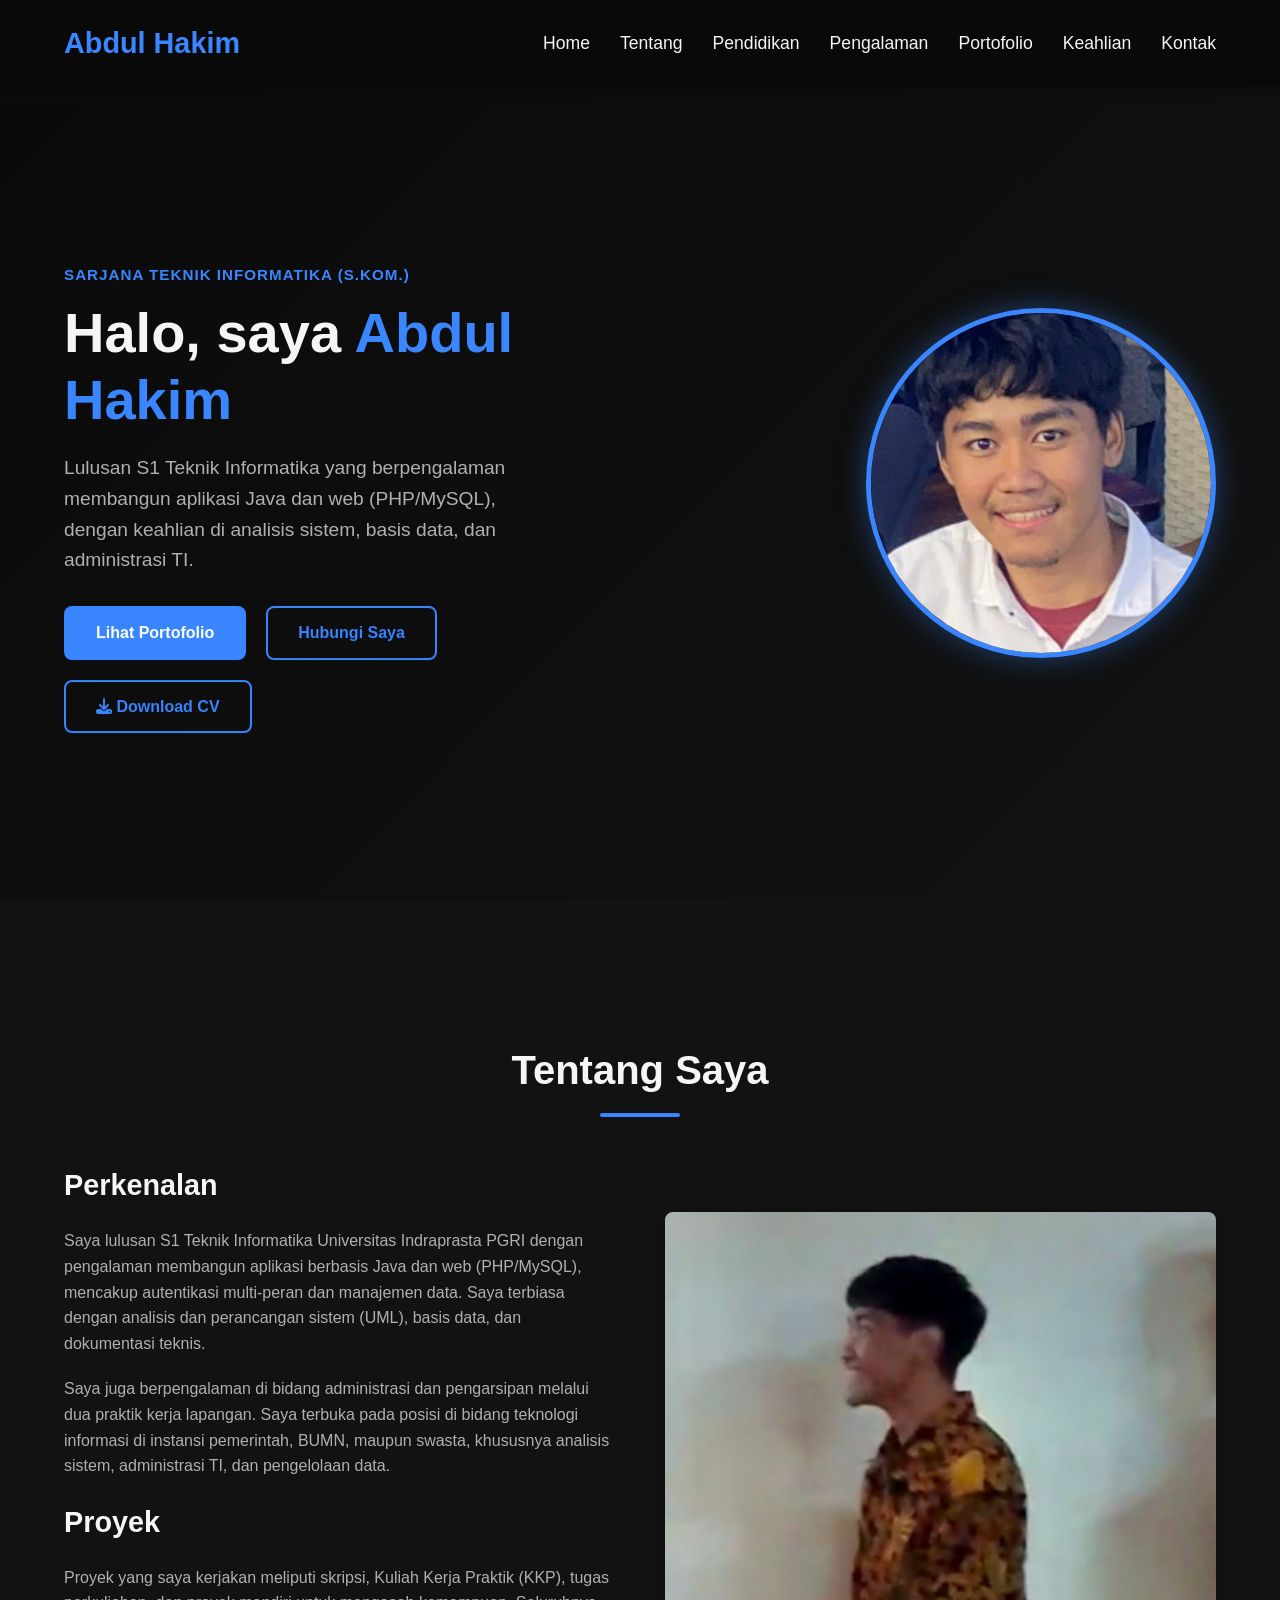
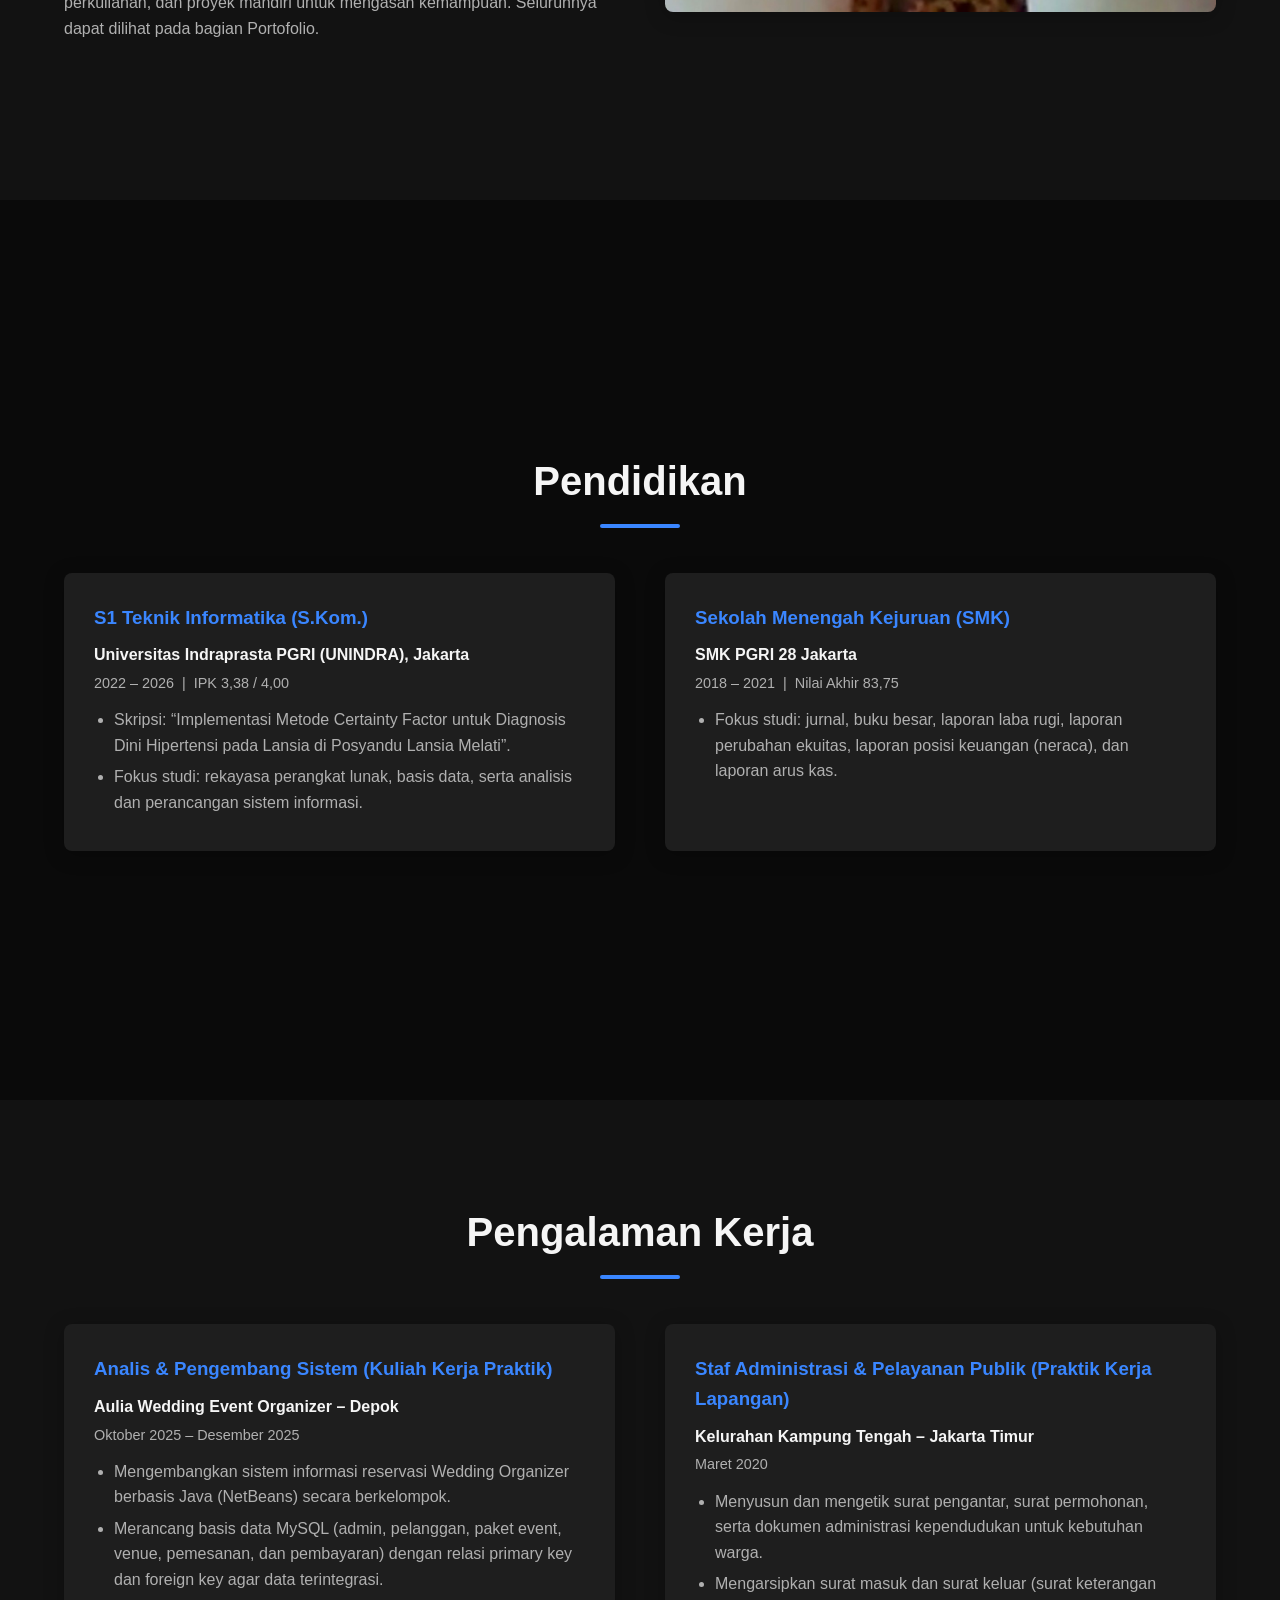
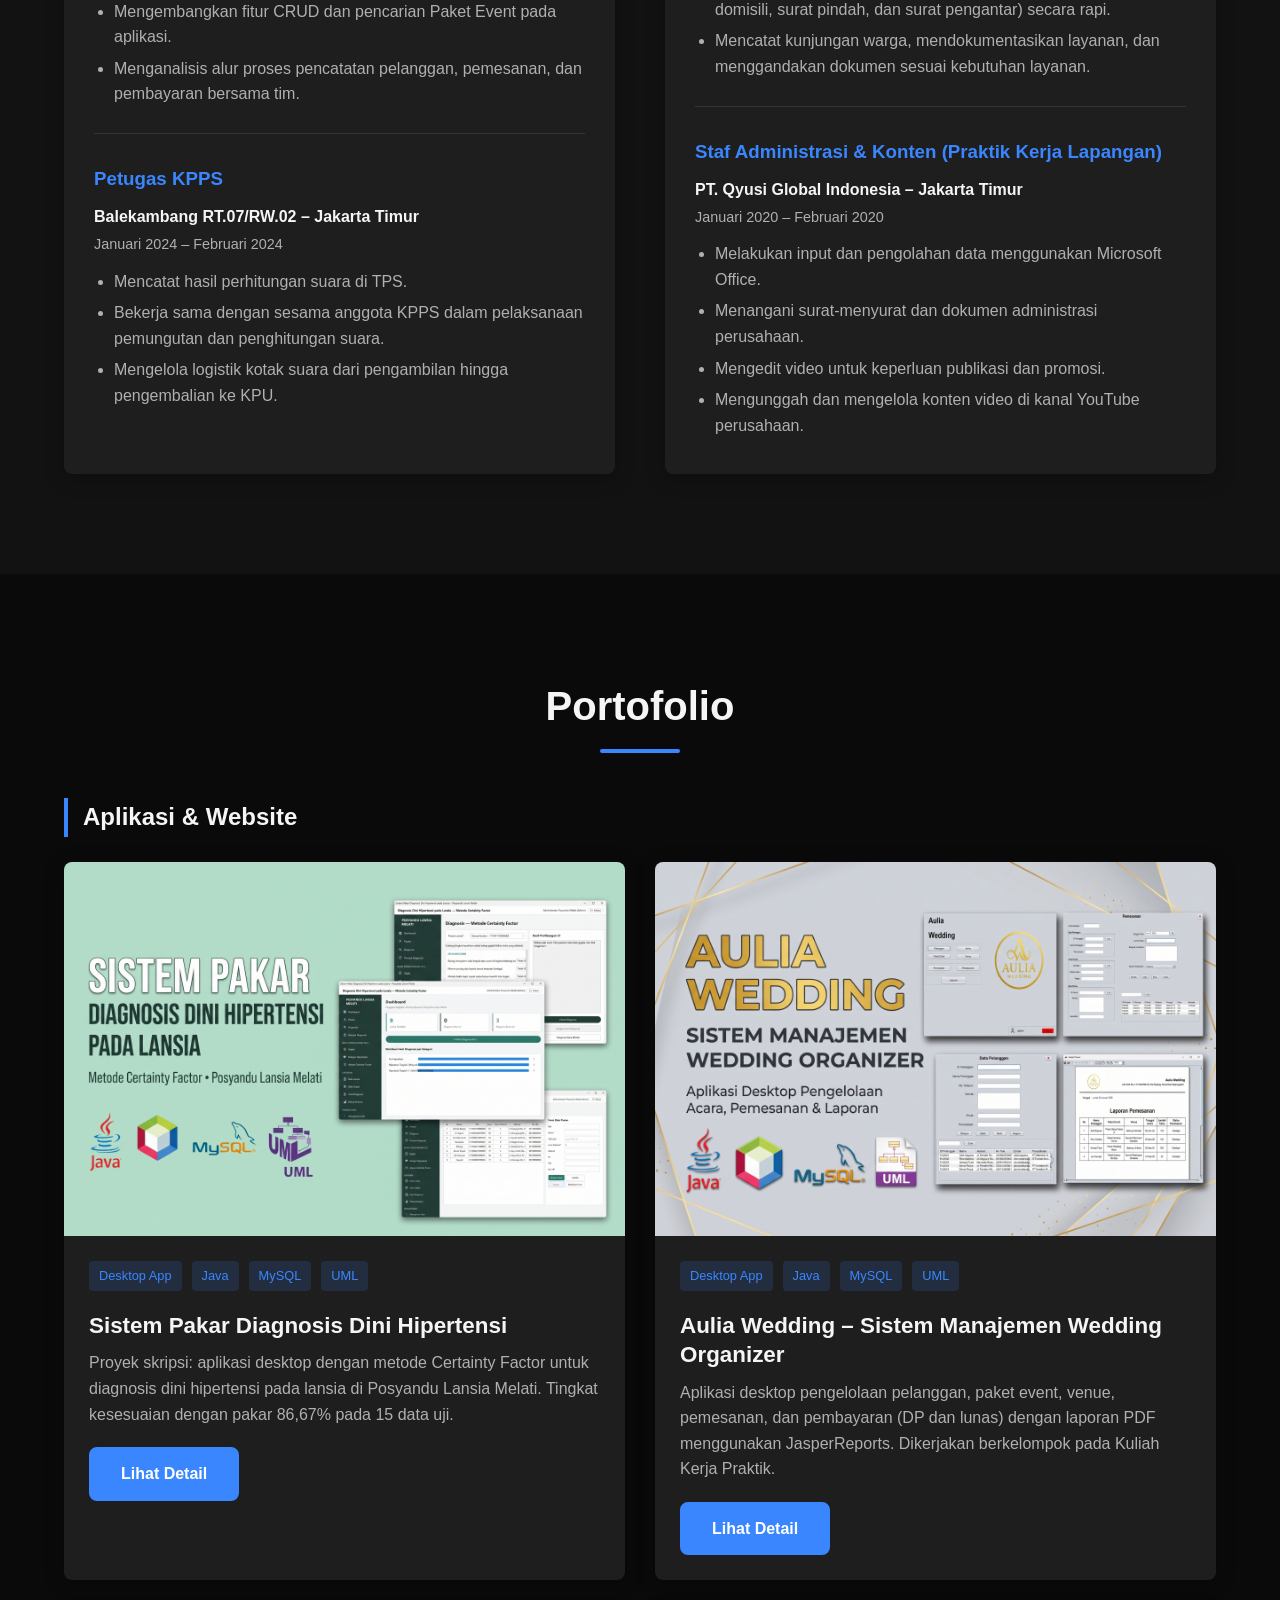
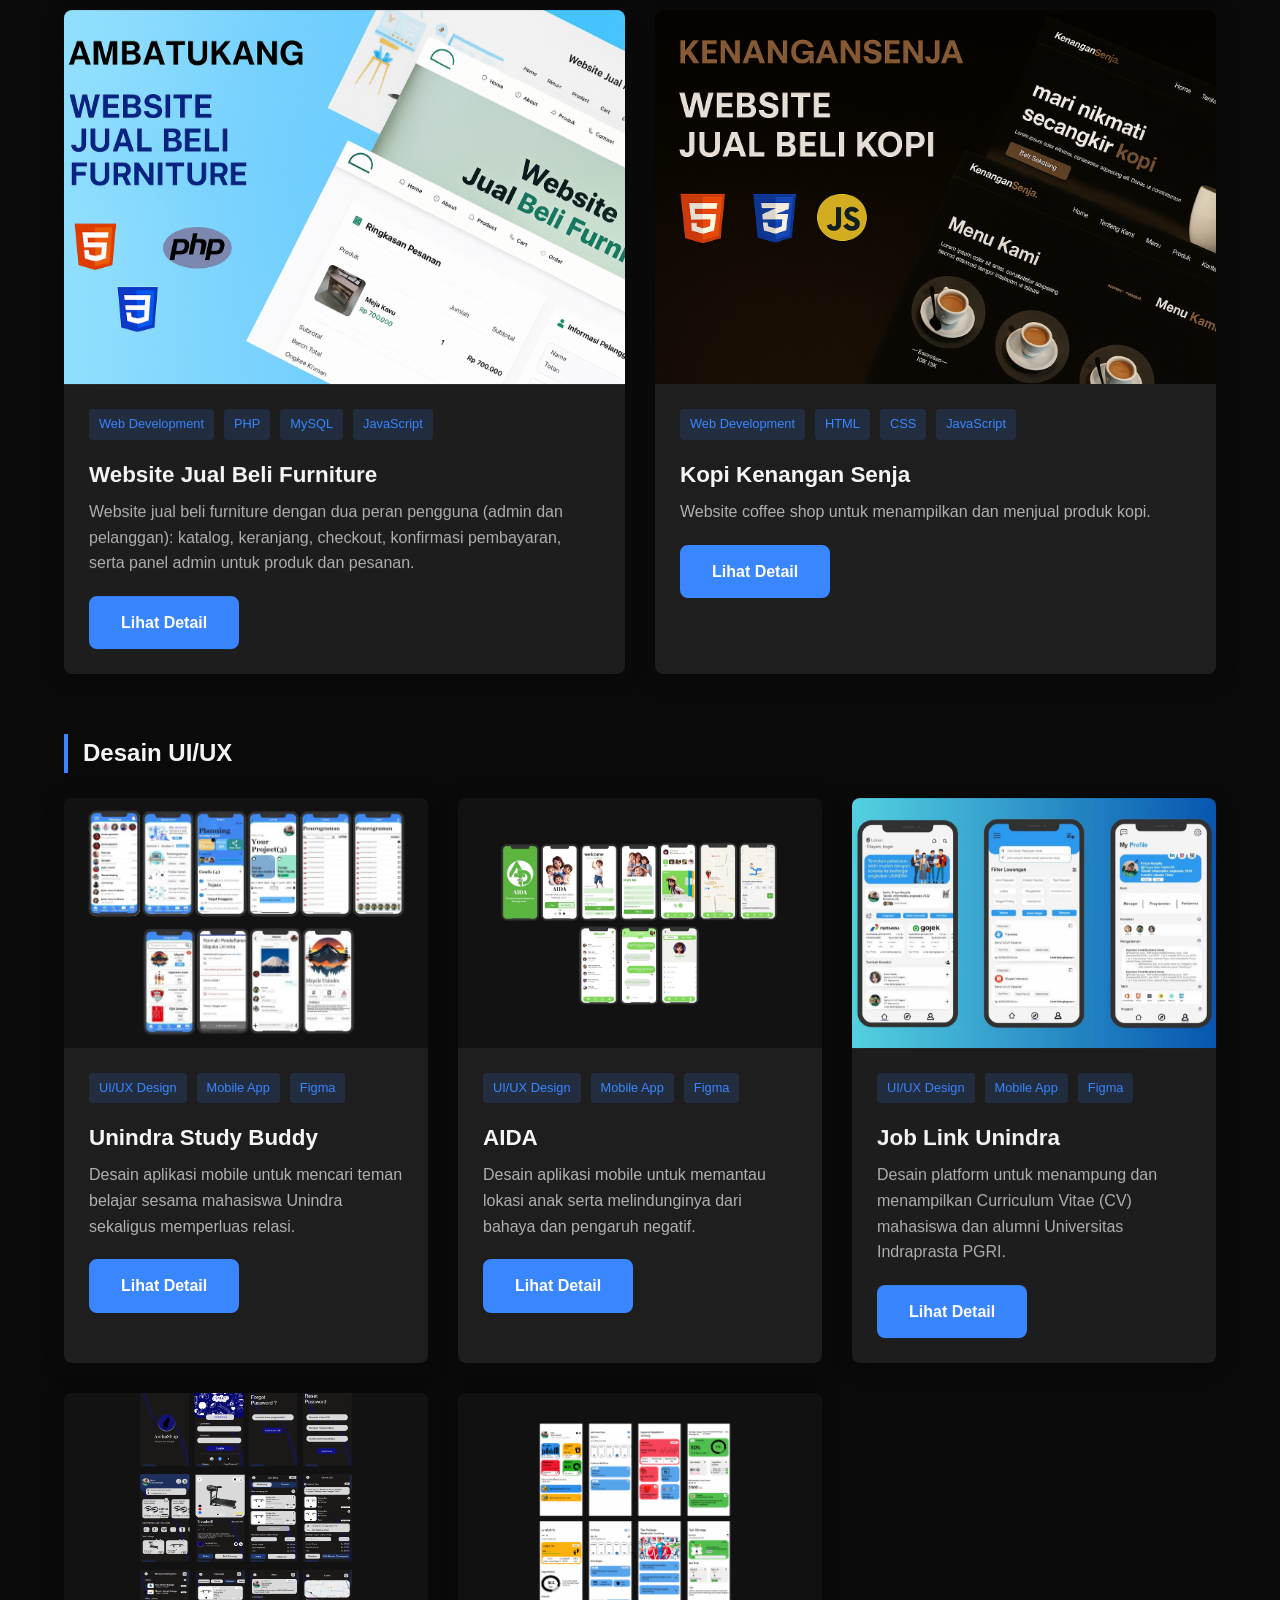
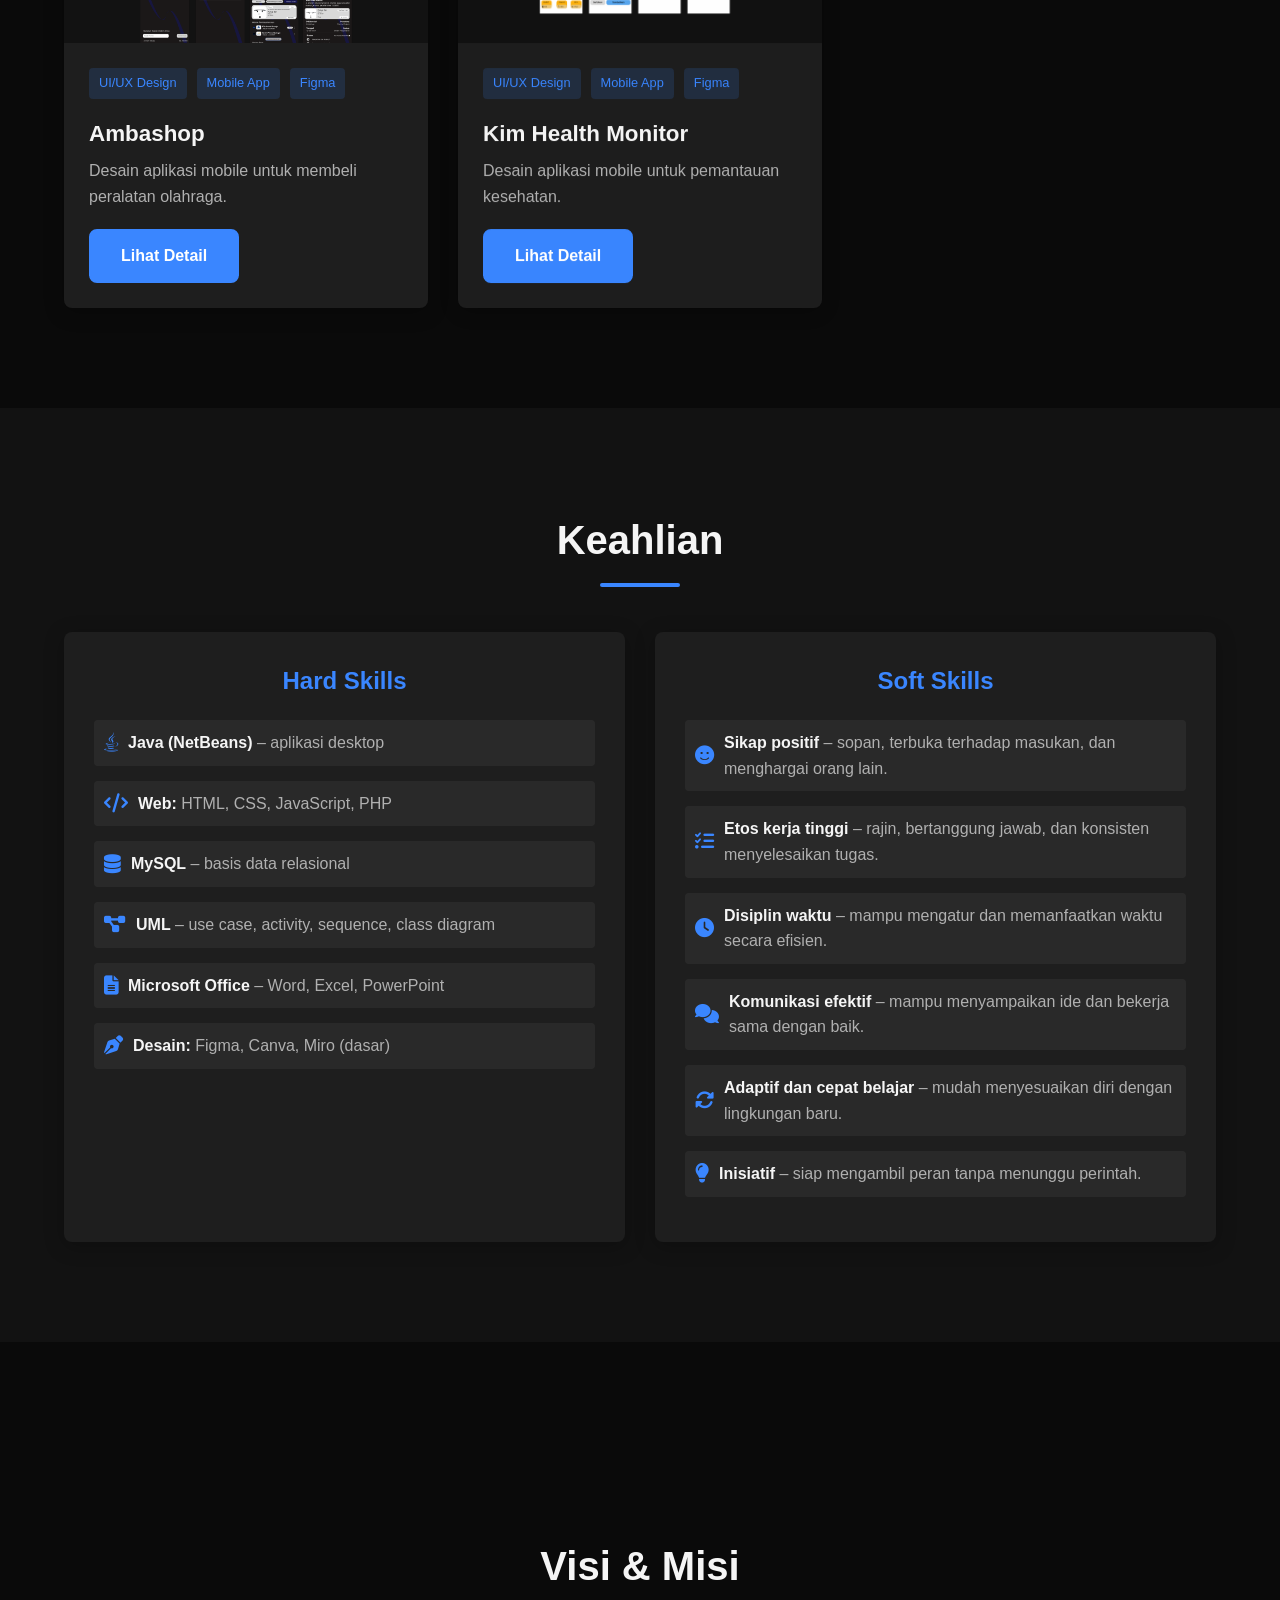
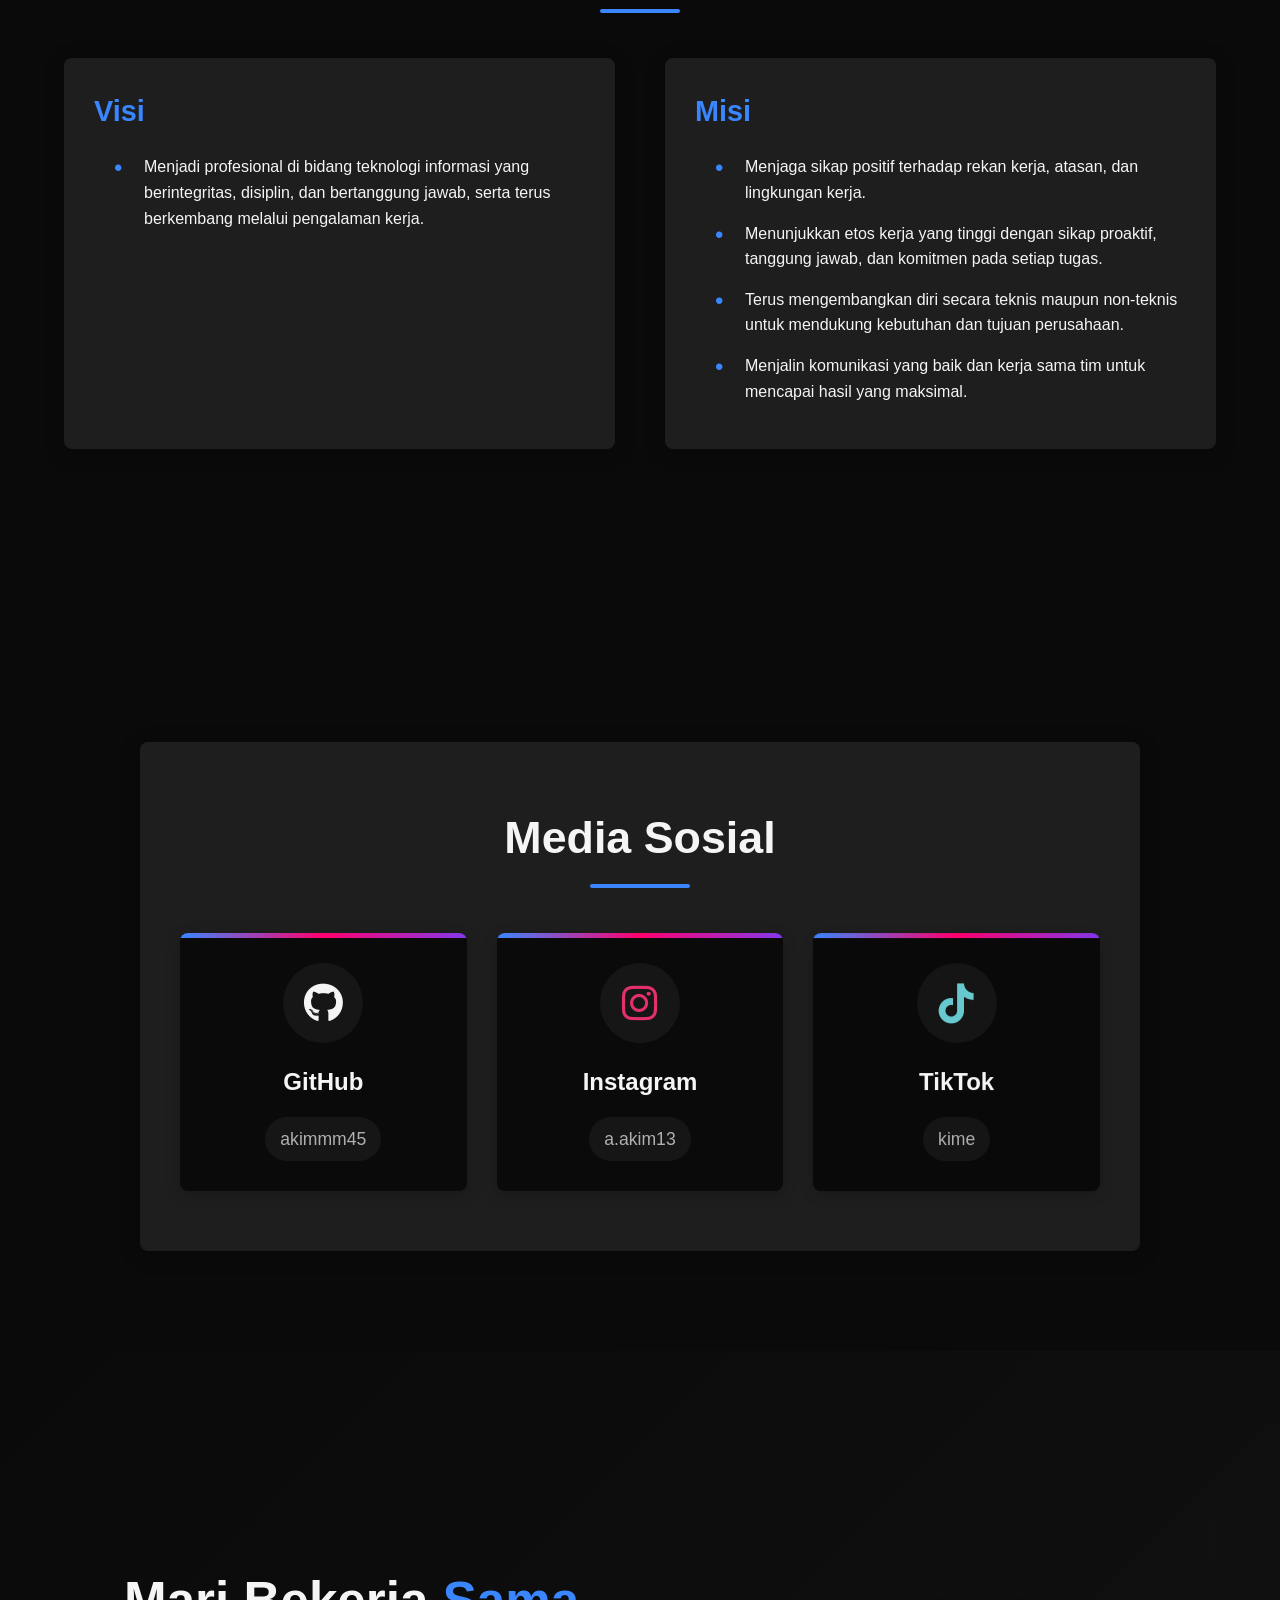
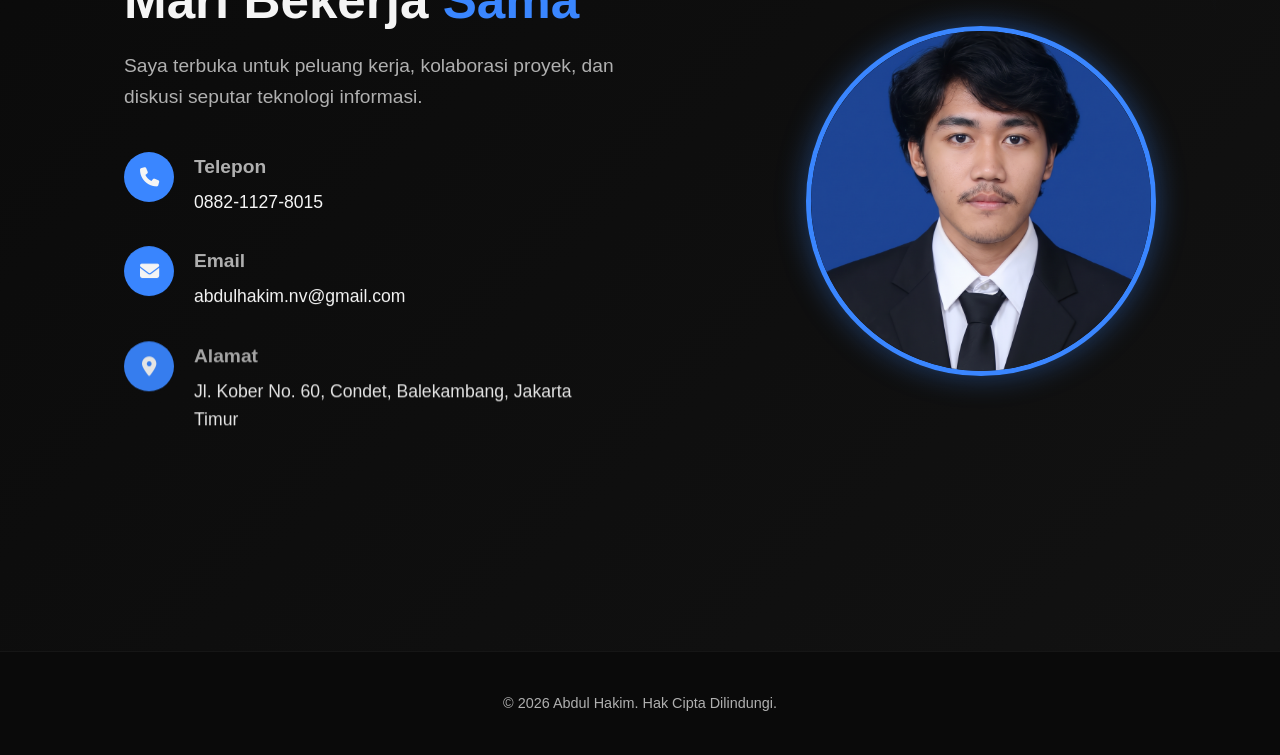
<file: index.html>
<!DOCTYPE html>
<html lang="id">
<head>
    <meta charset="UTF-8">
    <meta http-equiv="refresh" content="0; url=html/index.html">
    <title>Abdul Hakim | Portofolio</title>
</head>
<body>
    <p>Mengalihkan... <a href="html/index.html">Klik di sini</a> jika tidak otomatis.</p>
</body>
</html>
</file>
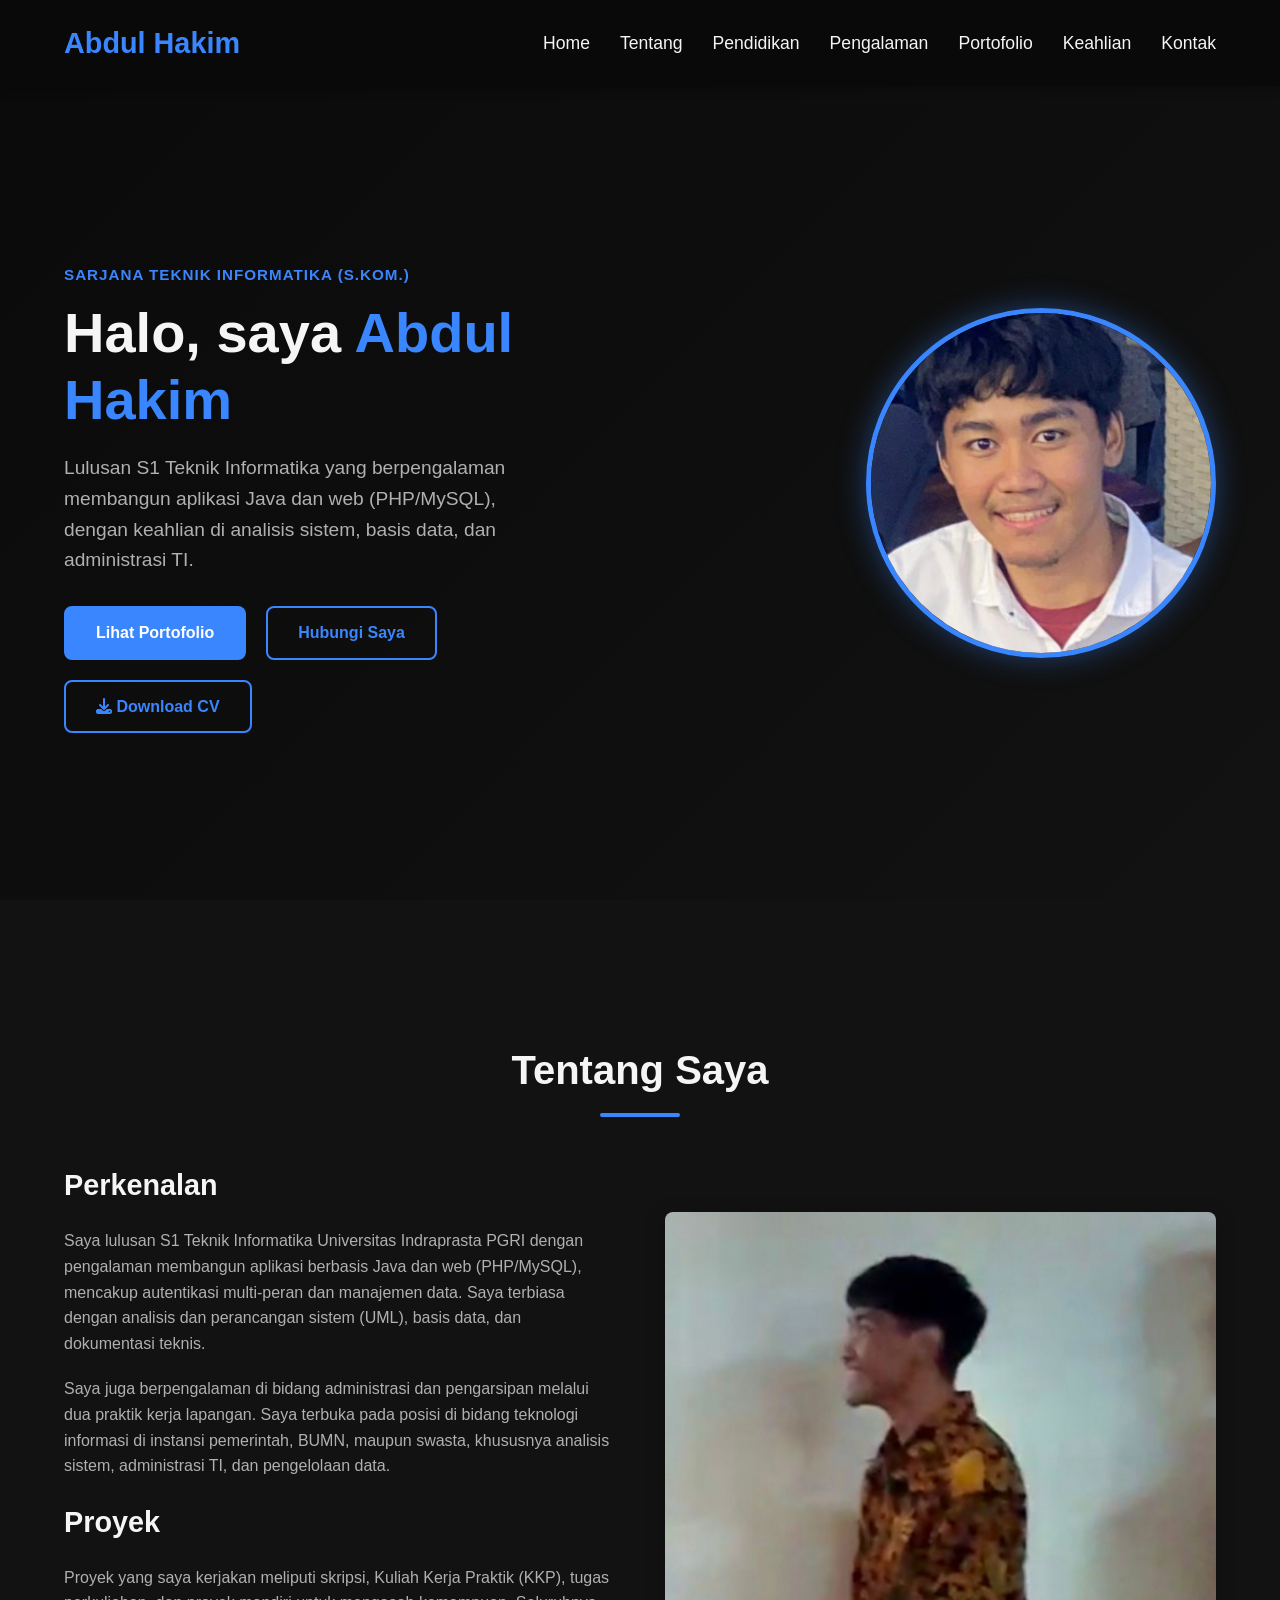
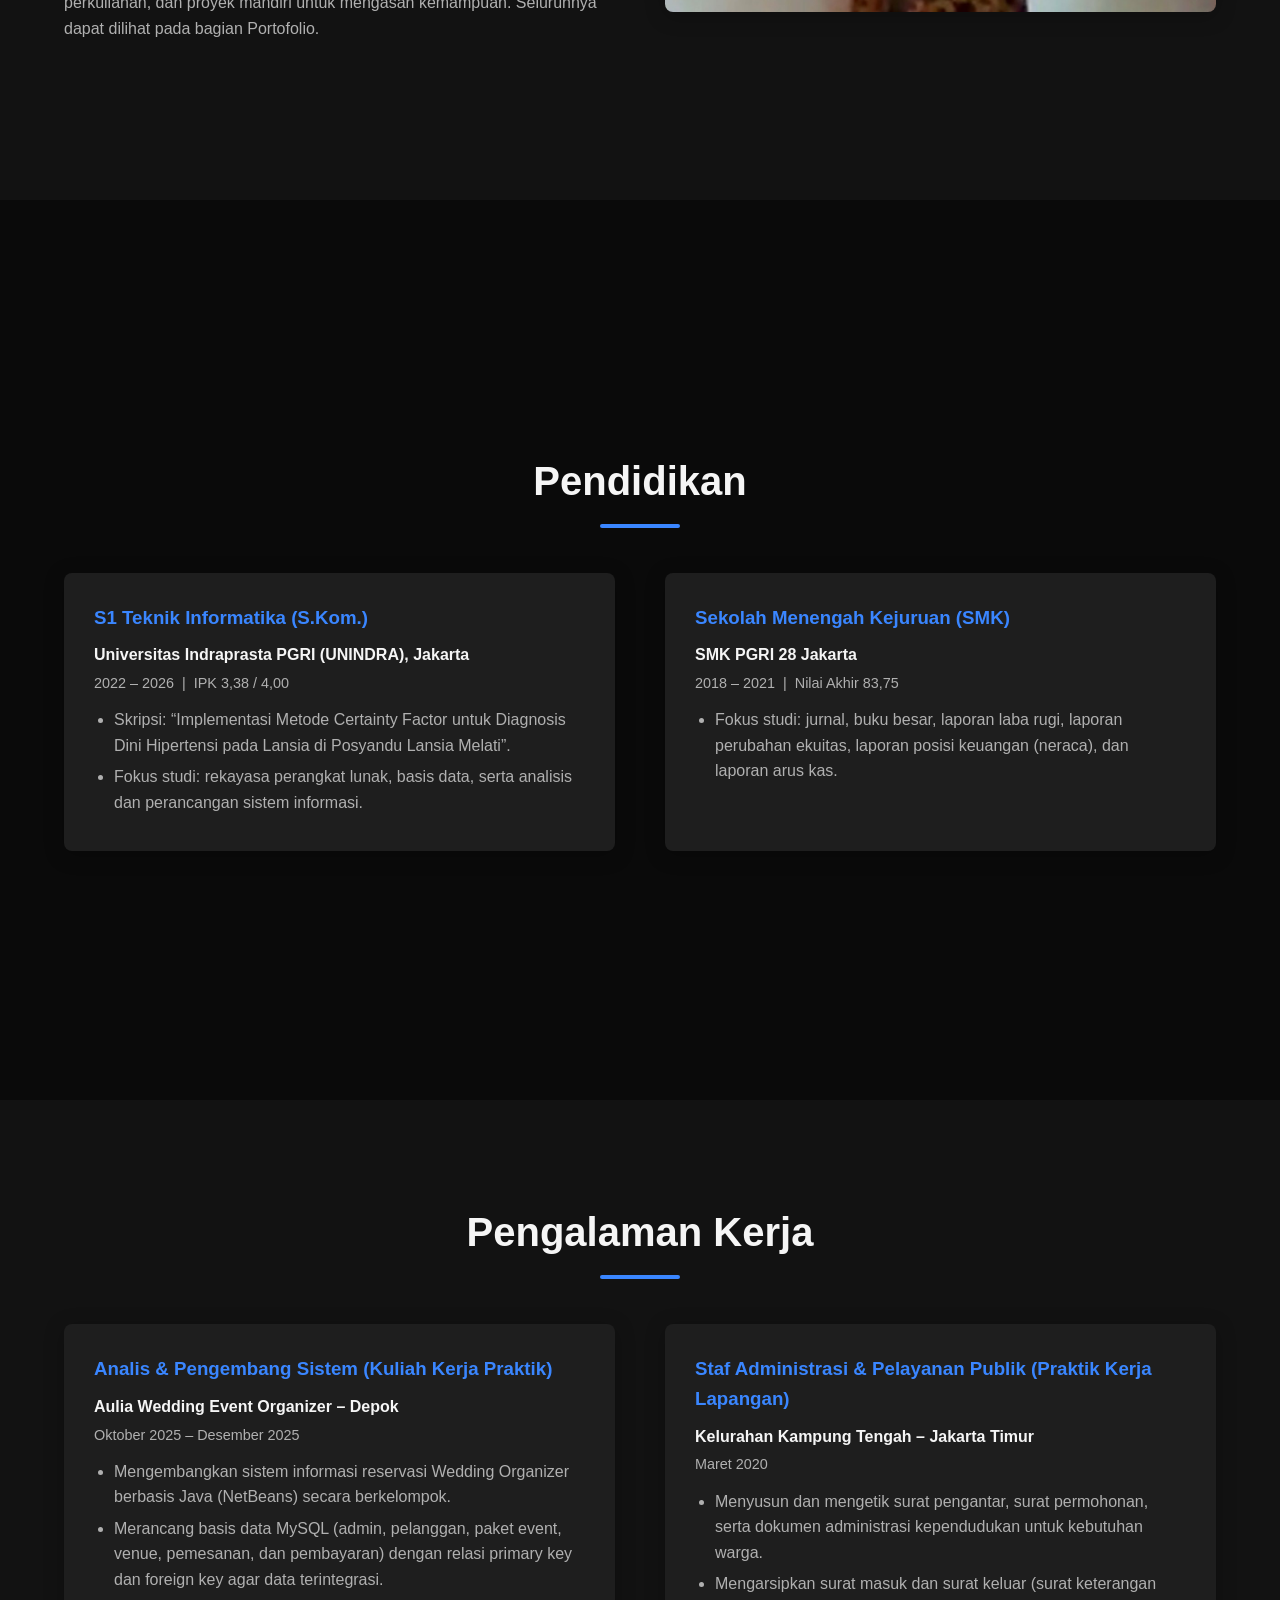
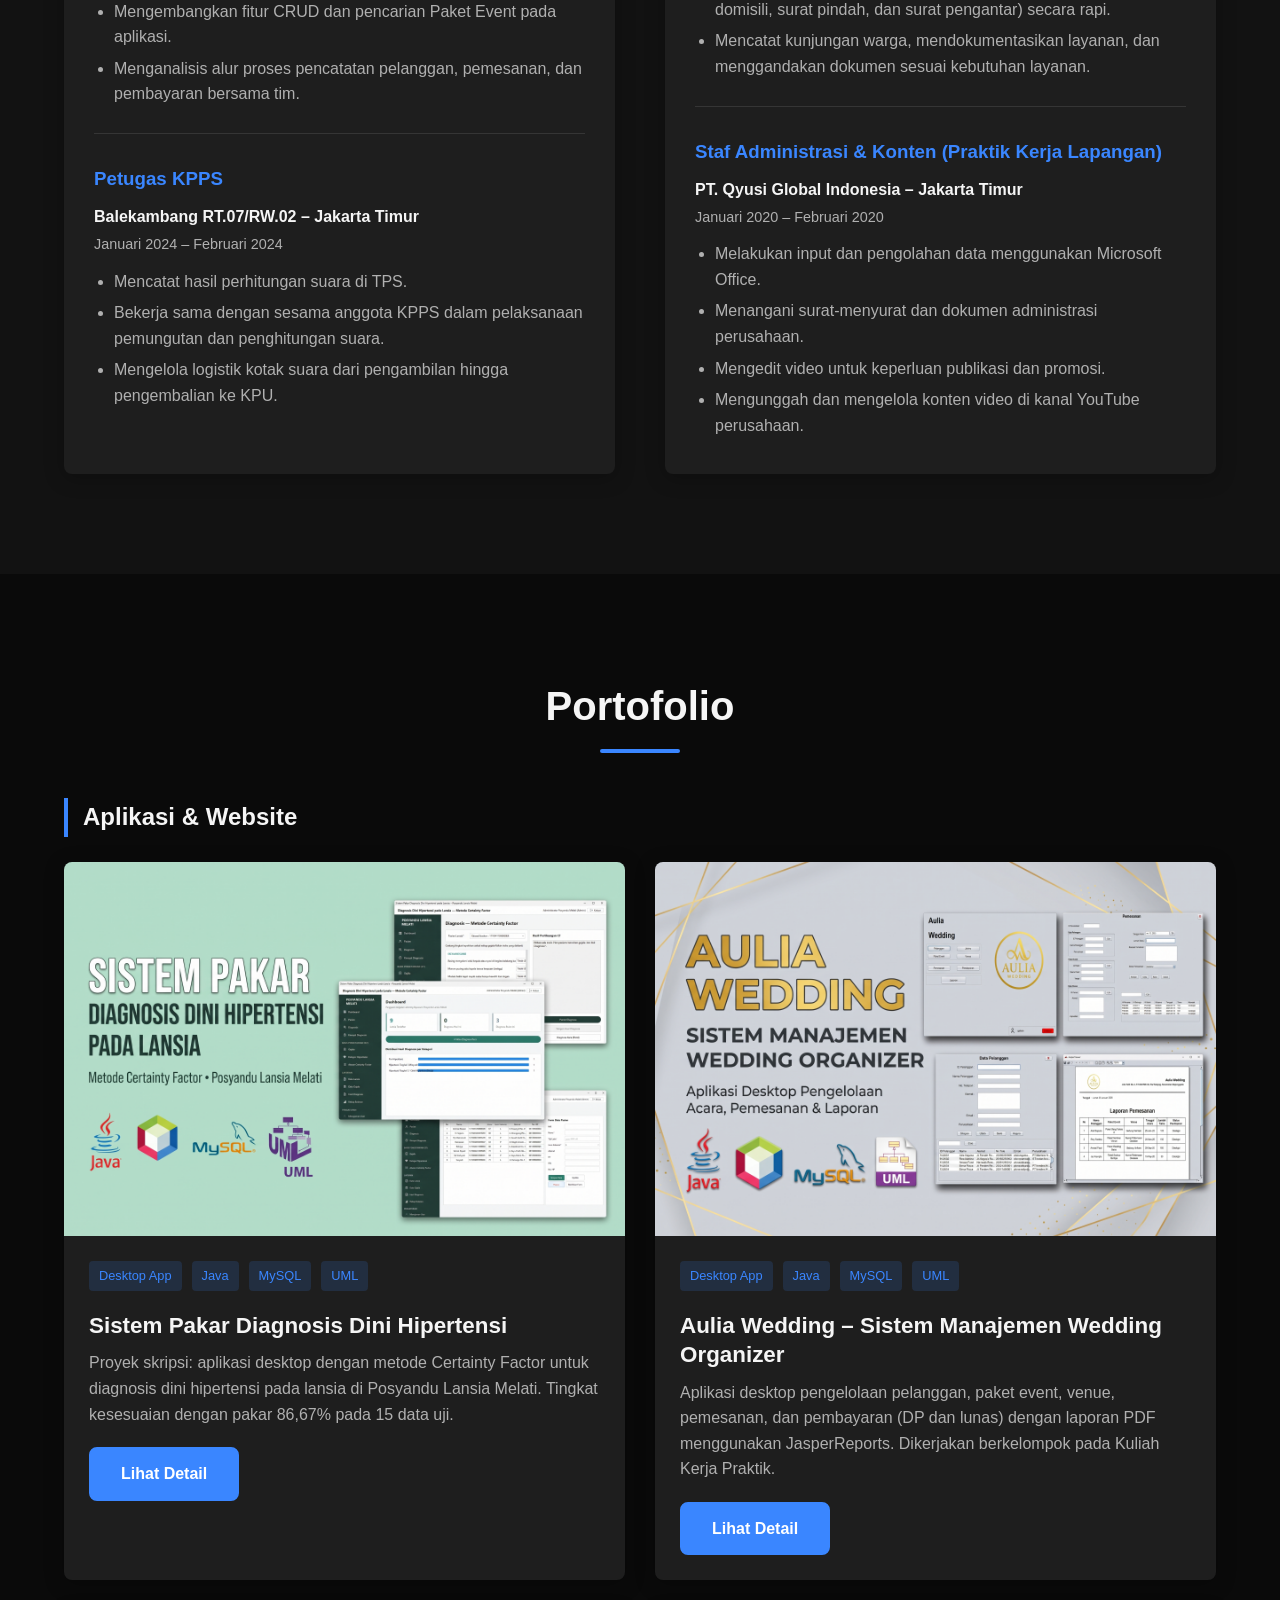
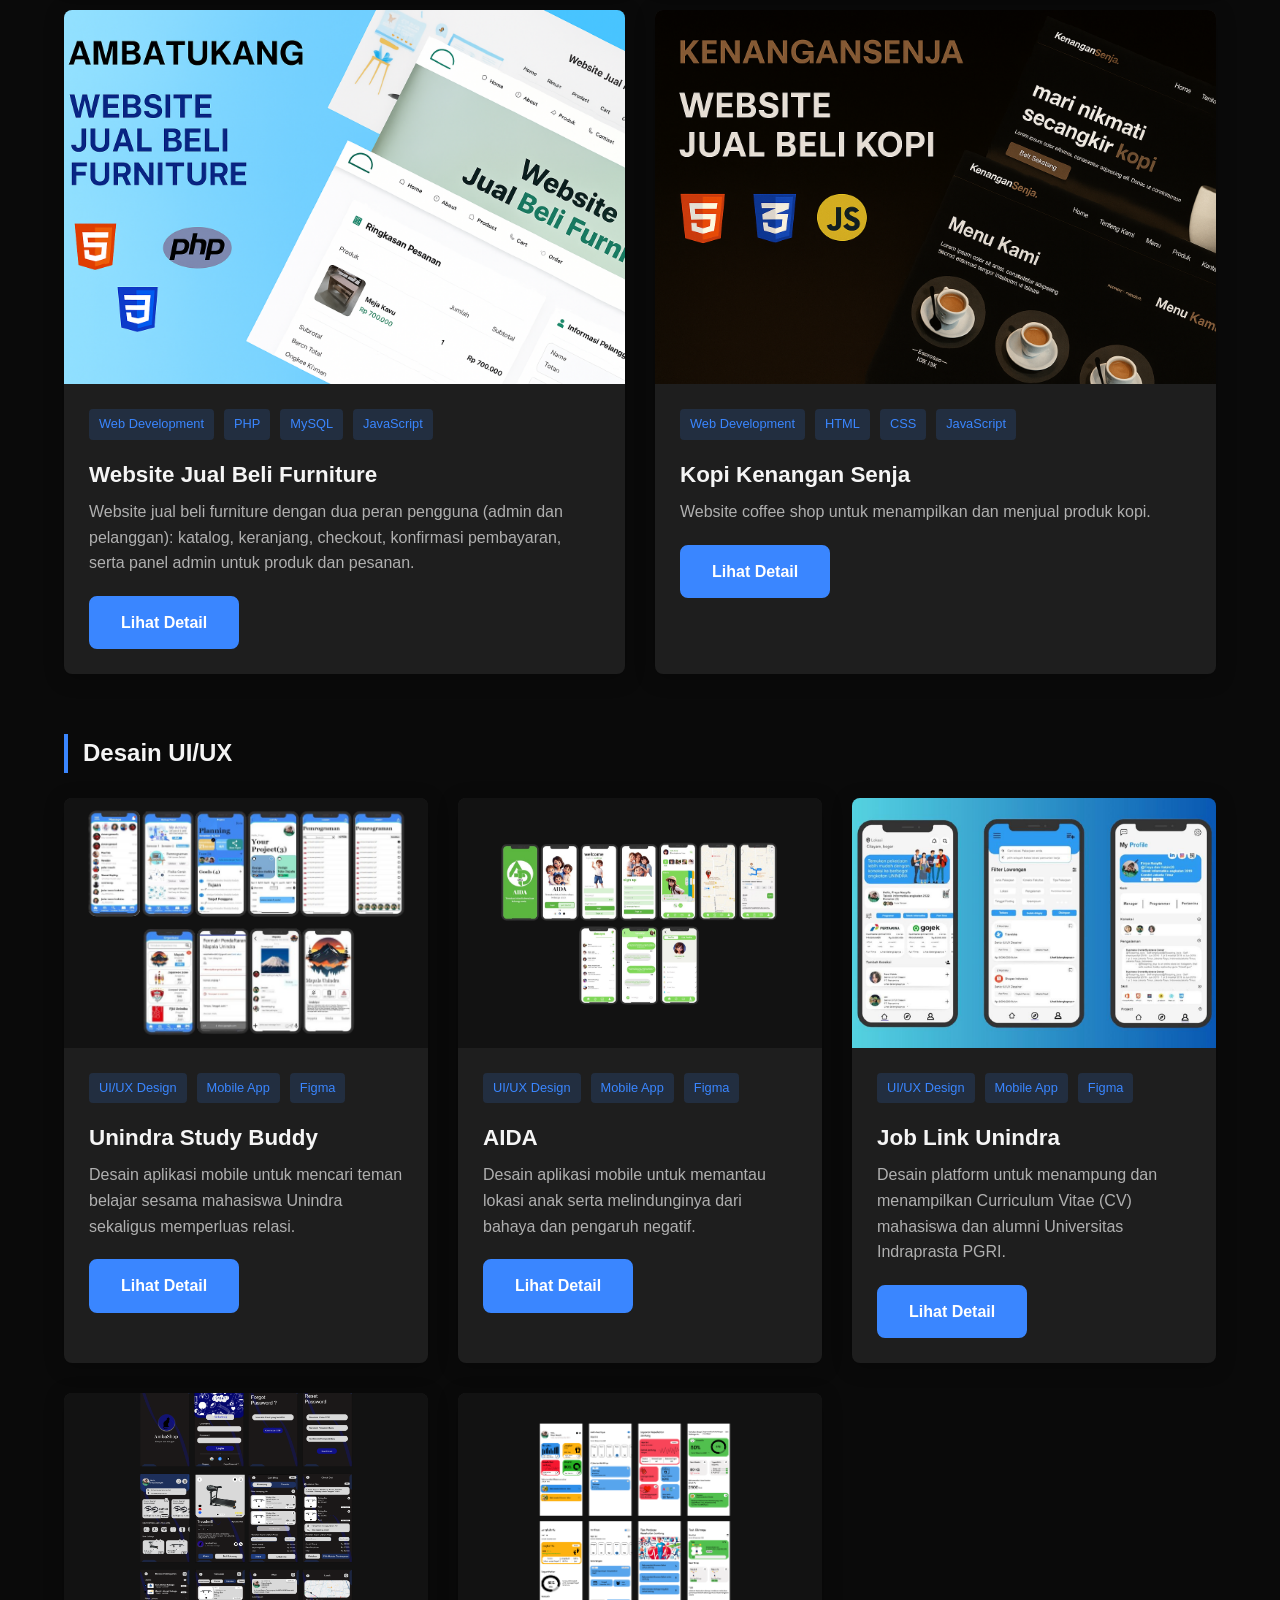
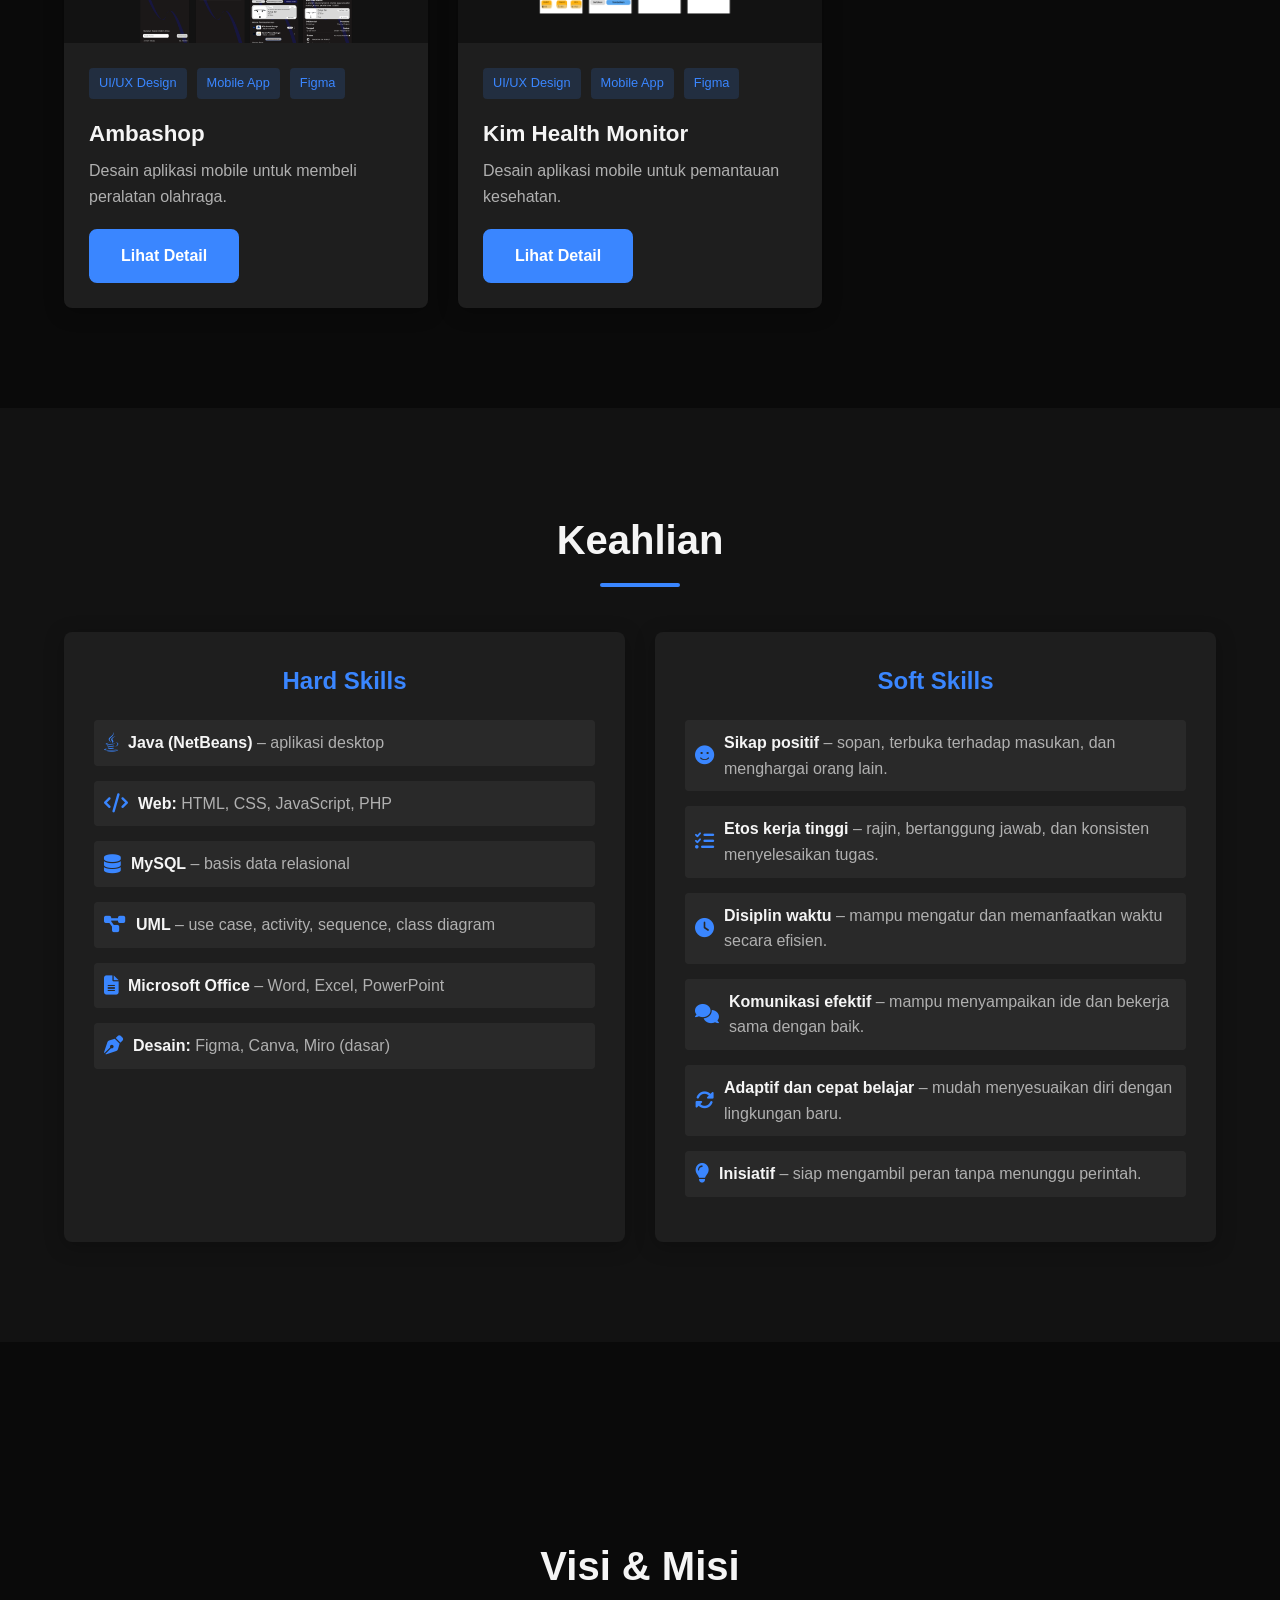
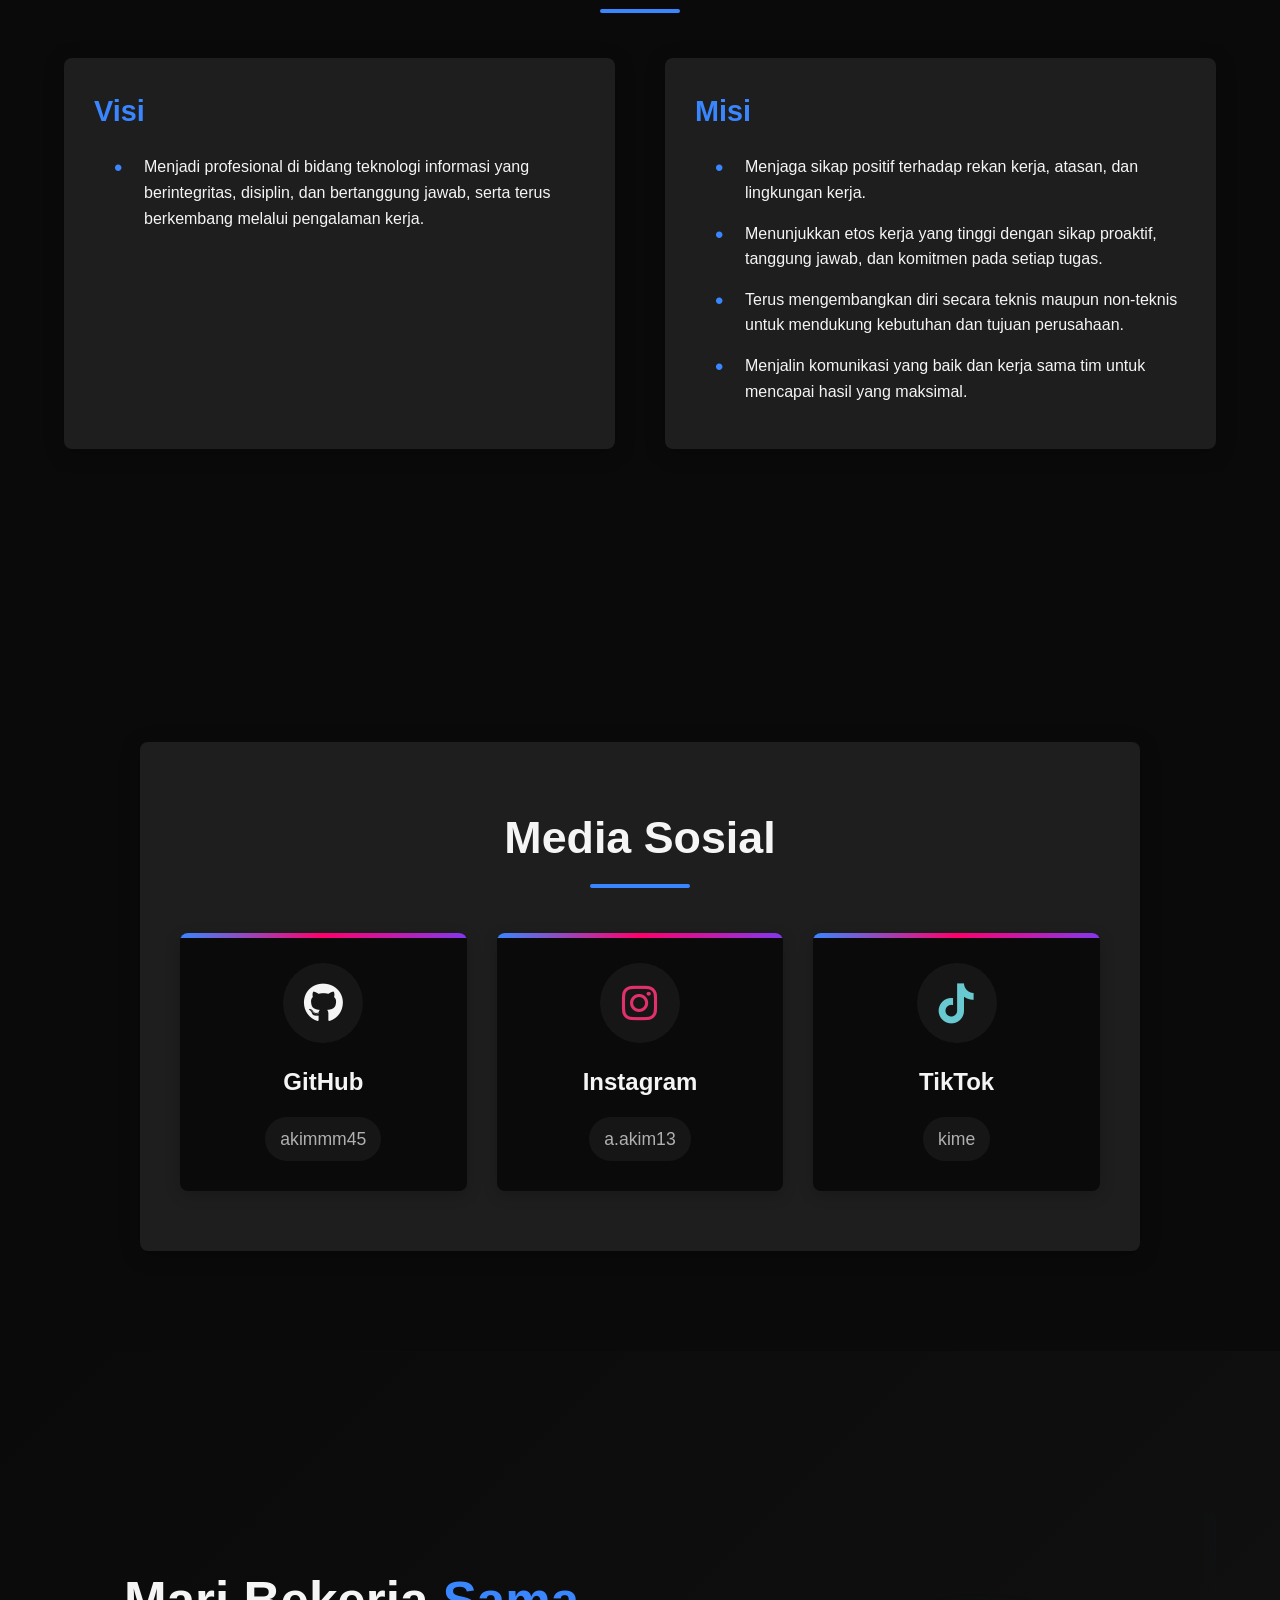
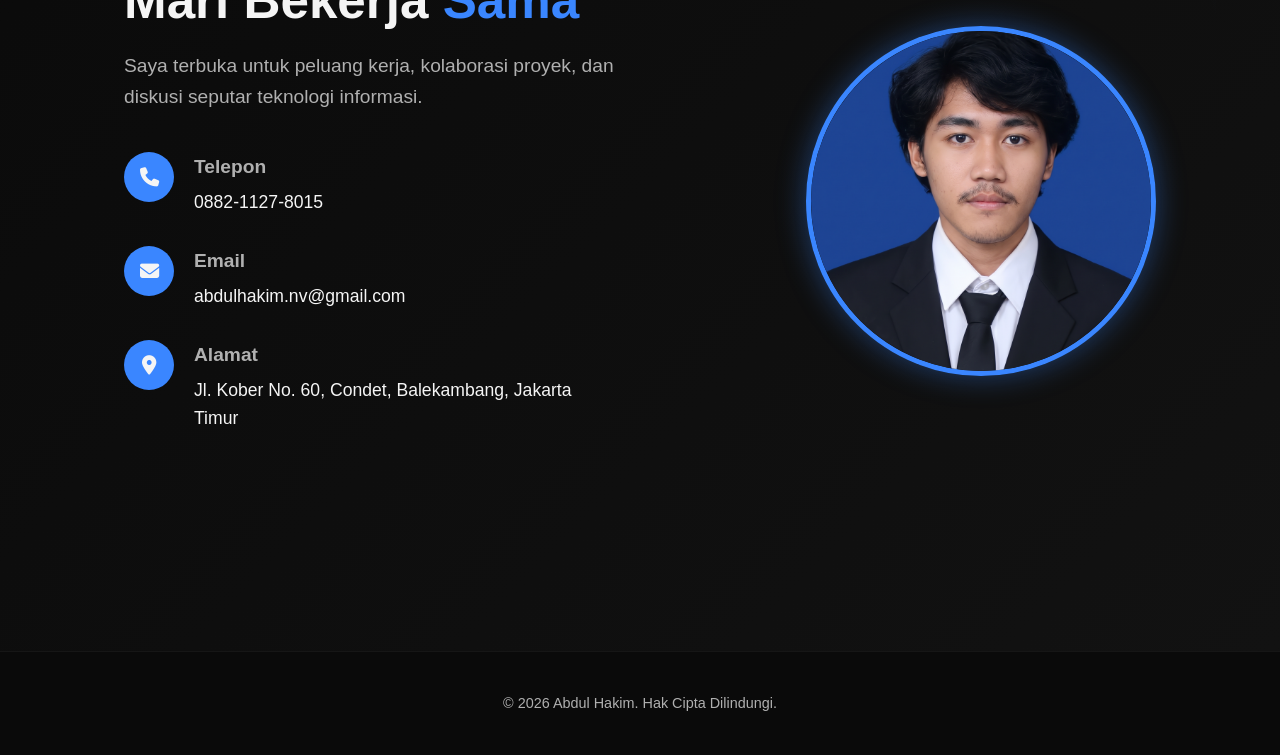
<file: html/index.html>
<!DOCTYPE html>
<html lang="id">
<head>
    <meta charset="UTF-8">
    <meta name="viewport" content="width=device-width, initial-scale=1.0">
    <meta name="description" content="Portofolio Abdul Hakim, lulusan S1 Teknik Informatika dengan pengalaman membangun aplikasi Java dan web (PHP/MySQL), analisis sistem, dan basis data.">
    <title>Abdul Hakim | Portofolio</title>
    <link rel="stylesheet" href="https://cdnjs.cloudflare.com/ajax/libs/font-awesome/6.4.0/css/all.min.css">
    <link rel="stylesheet" href="../style/style.css">
</head>
<body>
    <!-- Header -->
    <header>
        <a href="#" class="logo">Abdul Hakim</a>
        <button class="mobile-menu-btn" aria-label="Buka menu">
            <i class="fas fa-bars"></i>
        </button>
        <nav>
            <ul>
                <li><a href="#home">Home</a></li>
                <li><a href="#about">Tentang</a></li>
                <li><a href="#education">Pendidikan</a></li>
                <li><a href="#experience">Pengalaman</a></li>
                <li><a href="#portfolio">Portofolio</a></li>
                <li><a href="#skills">Keahlian</a></li>
                <li><a href="#contact">Kontak</a></li>
            </ul>
        </nav>
    </header>
    <!-- Selesai header -->

    <!-- Hero Section -->
    <section id="home" class="hero">
        <div class="hero-content">
            <div class="hero-text">
                <span class="hero-role fade-in">Sarjana Teknik Informatika (S.Kom.)</span>
                <h1 class="fade-in">Halo, saya <span>Abdul Hakim</span></h1>
                <p class="fade-in delay-1">Lulusan S1 Teknik Informatika yang berpengalaman membangun aplikasi Java dan web (PHP/MySQL), dengan keahlian di analisis sistem, basis data, dan administrasi TI.</p>
                <div class="hero-buttons fade-in delay-2">
                    <a href="#portfolio" class="btn">Lihat Portofolio</a>
                    <a href="#contact" class="btn btn-outline">Hubungi Saya</a>
                    <a href="main.html?download=1" class="btn btn-outline" target="_blank" rel="noopener"><i class="fas fa-download"></i> Download CV</a>
                </div>
            </div>
            <div class="fade-in delay-1 profile-image-container">
                <div class="profile-image">
                    <img src="../assets/images/hakim.jpeg" alt="Foto Abdul Hakim">
                </div>
            </div>
        </div>
    </section>

    <!-- About Section -->
    <section id="about" class="section">
        <div class="section-title">
            <h2>Tentang Saya</h2>
        </div>
        <div class="about-content">
            <div class="about-text">
                <h3>Perkenalan</h3>
                <p>Saya lulusan S1 Teknik Informatika Universitas Indraprasta PGRI dengan pengalaman membangun aplikasi berbasis Java dan web (PHP/MySQL), mencakup autentikasi multi-peran dan manajemen data. Saya terbiasa dengan analisis dan perancangan sistem (UML), basis data, dan dokumentasi teknis.</p>
                <p>Saya juga berpengalaman di bidang administrasi dan pengarsipan melalui dua praktik kerja lapangan. Saya terbuka pada posisi di bidang teknologi informasi di instansi pemerintah, BUMN, maupun swasta, khususnya analisis sistem, administrasi TI, dan pengelolaan data.</p>

                <h3>Proyek</h3>
                <p>Proyek yang saya kerjakan meliputi skripsi, Kuliah Kerja Praktik (KKP), tugas perkuliahan, dan proyek mandiri untuk mengasah kemampuan. Seluruhnya dapat dilihat pada bagian Portofolio.</p>
            </div>

            <div class="about-image fade-in">
                <img src="../assets/images/hakim2.jpeg" alt="Abdul Hakim">
            </div>
        </div>
    </section>

    <!-- Education Section -->
    <section id="education" class="section portfolio">
        <div class="section-title">
            <h2>Pendidikan</h2>
        </div>
        <div class="timeline-container">
            <div class="timeline-section">
                <div class="timeline-item">
                    <h3>S1 Teknik Informatika (S.Kom.)</h3>
                    <div class="org">Universitas Indraprasta PGRI (UNINDRA), Jakarta</div>
                    <div class="date">2022 – 2026 &nbsp;|&nbsp; IPK 3,38 / 4,00</div>
                    <ul>
                        <li>Skripsi: “Implementasi Metode Certainty Factor untuk Diagnosis Dini Hipertensi pada Lansia di Posyandu Lansia Melati”.</li>
                        <li>Fokus studi: rekayasa perangkat lunak, basis data, serta analisis dan perancangan sistem informasi.</li>
                    </ul>
                </div>
            </div>

            <div class="timeline-section">
                <div class="timeline-item">
                    <h3>Sekolah Menengah Kejuruan (SMK)</h3>
                    <div class="org">SMK PGRI 28 Jakarta</div>
                    <div class="date">2018 – 2021 &nbsp;|&nbsp; Nilai Akhir 83,75</div>
                    <ul>
                        <li>Fokus studi: jurnal, buku besar, laporan laba rugi, laporan perubahan ekuitas, laporan posisi keuangan (neraca), dan laporan arus kas.</li>
                    </ul>
                </div>
            </div>
        </div>
    </section>

    <!-- Experience Section -->
    <section id="experience" class="section">
        <div class="section-title">
            <h2>Pengalaman Kerja</h2>
        </div>
        <div class="timeline-container">
            <div class="timeline-section">
                <div class="timeline-item">
                    <h3>Analis &amp; Pengembang Sistem (Kuliah Kerja Praktik)</h3>
                    <div class="org">Aulia Wedding Event Organizer – Depok</div>
                    <div class="date">Oktober 2025 – Desember 2025</div>
                    <ul>
                        <li>Mengembangkan sistem informasi reservasi Wedding Organizer berbasis Java (NetBeans) secara berkelompok.</li>
                        <li>Merancang basis data MySQL (admin, pelanggan, paket event, venue, pemesanan, dan pembayaran) dengan relasi primary key dan foreign key agar data terintegrasi.</li>
                        <li>Mengembangkan fitur CRUD dan pencarian Paket Event pada aplikasi.</li>
                        <li>Menganalisis alur proses pencatatan pelanggan, pemesanan, dan pembayaran bersama tim.</li>
                    </ul>
                </div>

                <div class="timeline-item">
                    <h3>Petugas KPPS</h3>
                    <div class="org">Balekambang RT.07/RW.02 – Jakarta Timur</div>
                    <div class="date">Januari 2024 – Februari 2024</div>
                    <ul>
                        <li>Mencatat hasil perhitungan suara di TPS.</li>
                        <li>Bekerja sama dengan sesama anggota KPPS dalam pelaksanaan pemungutan dan penghitungan suara.</li>
                        <li>Mengelola logistik kotak suara dari pengambilan hingga pengembalian ke KPU.</li>
                    </ul>
                </div>
            </div>

            <div class="timeline-section">
                <div class="timeline-item">
                    <h3>Staf Administrasi &amp; Pelayanan Publik (Praktik Kerja Lapangan)</h3>
                    <div class="org">Kelurahan Kampung Tengah – Jakarta Timur</div>
                    <div class="date">Maret 2020</div>
                    <ul>
                        <li>Menyusun dan mengetik surat pengantar, surat permohonan, serta dokumen administrasi kependudukan untuk kebutuhan warga.</li>
                        <li>Mengarsipkan surat masuk dan surat keluar (surat keterangan domisili, surat pindah, dan surat pengantar) secara rapi.</li>
                        <li>Mencatat kunjungan warga, mendokumentasikan layanan, dan menggandakan dokumen sesuai kebutuhan layanan.</li>
                    </ul>
                </div>

                <div class="timeline-item">
                    <h3>Staf Administrasi &amp; Konten (Praktik Kerja Lapangan)</h3>
                    <div class="org">PT. Qyusi Global Indonesia – Jakarta Timur</div>
                    <div class="date">Januari 2020 – Februari 2020</div>
                    <ul>
                        <li>Melakukan input dan pengolahan data menggunakan Microsoft Office.</li>
                        <li>Menangani surat-menyurat dan dokumen administrasi perusahaan.</li>
                        <li>Mengedit video untuk keperluan publikasi dan promosi.</li>
                        <li>Mengunggah dan mengelola konten video di kanal YouTube perusahaan.</li>
                    </ul>
                </div>
            </div>
        </div>
    </section>

    <!-- Portfolio Section -->
    <section id="portfolio" class="section portfolio">
        <div class="section-title">
            <h2>Portofolio</h2>
        </div>

        <h3 class="portfolio-group-title">Aplikasi &amp; Website</h3>
        <div class="portfolio-grid cols-2">
            <!-- Sistem Pakar -->
            <div class="portfolio-item fade-in">
                <div class="portfolio-img">
                    <img src="../assets/images/sistem-pakar-hipertensi.jpg.jpg" alt="Sistem Pakar Diagnosis Dini Hipertensi pada Lansia">
                </div>
                <div class="portfolio-info">
                    <div class="portfolio-tags">
                        <span class="portfolio-tag">Desktop App</span>
                        <span class="portfolio-tag">Java</span>
                        <span class="portfolio-tag">MySQL</span>
                        <span class="portfolio-tag">UML</span>
                    </div>
                    <h3>Sistem Pakar Diagnosis Dini Hipertensi</h3>
                    <p>Proyek skripsi: aplikasi desktop dengan metode Certainty Factor untuk diagnosis dini hipertensi pada lansia di Posyandu Lansia Melati. Tingkat kesesuaian dengan pakar 86,67% pada 15 data uji.</p>
                    <a href="https://github.com/akimmm45/projek-tugas-akhir" class="btn" target="_blank" rel="noopener">Lihat Detail</a>
                </div>
            </div>

            <!-- Aulia Wedding -->
            <div class="portfolio-item fade-in delay-1">
                <div class="portfolio-img">
                    <img src="../assets/images/aulia-wedding.jpg.jpg" alt="Aplikasi Manajemen EO Aulia Wedding">
                </div>
                <div class="portfolio-info">
                    <div class="portfolio-tags">
                        <span class="portfolio-tag">Desktop App</span>
                        <span class="portfolio-tag">Java</span>
                        <span class="portfolio-tag">MySQL</span>
                        <span class="portfolio-tag">UML</span>
                    </div>
                    <h3>Aulia Wedding – Sistem Manajemen Wedding Organizer</h3>
                    <p>Aplikasi desktop pengelolaan pelanggan, paket event, venue, pemesanan, dan pembayaran (DP dan lunas) dengan laporan PDF menggunakan JasperReports. Dikerjakan berkelompok pada Kuliah Kerja Praktik.</p>
                    <a href="https://github.com/akimmm45/Aplikasi_ManajementEO_AuliaWedding" class="btn" target="_blank" rel="noopener">Lihat Detail</a>
                </div>
            </div>

            <!-- Website Furniture -->
            <div class="portfolio-item fade-in delay-2">
                <div class="portfolio-img">
                    <img src="../assets/images/project6.png" alt="Website Jual Beli Furniture">
                </div>
                <div class="portfolio-info">
                    <div class="portfolio-tags">
                        <span class="portfolio-tag">Web Development</span>
                        <span class="portfolio-tag">PHP</span>
                        <span class="portfolio-tag">MySQL</span>
                        <span class="portfolio-tag">JavaScript</span>
                    </div>
                    <h3>Website Jual Beli Furniture</h3>
                    <p>Website jual beli furniture dengan dua peran pengguna (admin dan pelanggan): katalog, keranjang, checkout, konfirmasi pembayaran, serta panel admin untuk produk dan pesanan.</p>
                    <a href="https://github.com/akimmm45/belajarphp_websitefurniture-" class="btn" target="_blank" rel="noopener">Lihat Detail</a>
                </div>
            </div>

            <!-- Kopi Kenangan Senja -->
            <div class="portfolio-item fade-in delay-1">
                <div class="portfolio-img">
                    <img src="../assets/images/project7.png" alt="Kopi Kenangan Senja">
                </div>
                <div class="portfolio-info">
                    <div class="portfolio-tags">
                        <span class="portfolio-tag">Web Development</span>
                        <span class="portfolio-tag">HTML</span>
                        <span class="portfolio-tag">CSS</span>
                        <span class="portfolio-tag">JavaScript</span>
                    </div>
                    <h3>Kopi Kenangan Senja</h3>
                    <p>Website coffee shop untuk menampilkan dan menjual produk kopi.</p>
                    <a href="https://github.com/akimmm45/Project-Belajar-Kopi-WPU" class="btn" target="_blank" rel="noopener">Lihat Detail</a>
                </div>
            </div>
        </div>

        <h3 class="portfolio-group-title">Desain UI/UX</h3>
        <div class="portfolio-grid">
            <!-- Unindra Study Buddy -->
            <div class="portfolio-item fade-in">
                <div class="portfolio-img">
                    <img src="../assets/images/project1.png" alt="Unindra Study Buddy">
                </div>
                <div class="portfolio-info">
                    <div class="portfolio-tags">
                        <span class="portfolio-tag">UI/UX Design</span>
                        <span class="portfolio-tag">Mobile App</span>
                        <span class="portfolio-tag">Figma</span>
                    </div>
                    <h3>Unindra Study Buddy</h3>
                    <p>Desain aplikasi mobile untuk mencari teman belajar sesama mahasiswa Unindra sekaligus memperluas relasi.</p>
                    <a href="https://www.figma.com/community/file/1524689240361311046" class="btn" target="_blank" rel="noopener">Lihat Detail</a>
                </div>
            </div>

            <!-- AIDA -->
            <div class="portfolio-item fade-in delay-1">
                <div class="portfolio-img">
                    <img src="../assets/images/project2.png" alt="AIDA">
                </div>
                <div class="portfolio-info">
                    <div class="portfolio-tags">
                        <span class="portfolio-tag">UI/UX Design</span>
                        <span class="portfolio-tag">Mobile App</span>
                        <span class="portfolio-tag">Figma</span>
                    </div>
                    <h3>AIDA</h3>
                    <p>Desain aplikasi mobile untuk memantau lokasi anak serta melindunginya dari bahaya dan pengaruh negatif.</p>
                    <a href="https://www.figma.com/community/file/1524690779998466888" class="btn" target="_blank" rel="noopener">Lihat Detail</a>
                </div>
            </div>

            <!-- Job Link Unindra -->
            <div class="portfolio-item fade-in delay-2">
                <div class="portfolio-img">
                    <img src="../assets/images/project3.jpeg" alt="Job Link Unindra">
                </div>
                <div class="portfolio-info">
                    <div class="portfolio-tags">
                        <span class="portfolio-tag">UI/UX Design</span>
                        <span class="portfolio-tag">Mobile App</span>
                        <span class="portfolio-tag">Figma</span>
                    </div>
                    <h3>Job Link Unindra</h3>
                    <p>Desain platform untuk menampung dan menampilkan Curriculum Vitae (CV) mahasiswa dan alumni Universitas Indraprasta PGRI.</p>
                    <a href="https://www.figma.com/community/file/1524691761623259977" class="btn" target="_blank" rel="noopener">Lihat Detail</a>
                </div>
            </div>

            <!-- Ambashop -->
            <div class="portfolio-item fade-in delay-1">
                <div class="portfolio-img">
                    <img src="../assets/images/project4.png" alt="Ambashop">
                </div>
                <div class="portfolio-info">
                    <div class="portfolio-tags">
                        <span class="portfolio-tag">UI/UX Design</span>
                        <span class="portfolio-tag">Mobile App</span>
                        <span class="portfolio-tag">Figma</span>
                    </div>
                    <h3>Ambashop</h3>
                    <p>Desain aplikasi mobile untuk membeli peralatan olahraga.</p>
                    <a href="https://www.figma.com/community/file/1524668187661730616" class="btn" target="_blank" rel="noopener">Lihat Detail</a>
                </div>
            </div>

            <!-- Kim Health Monitor -->
            <div class="portfolio-item fade-in delay-2">
                <div class="portfolio-img">
                    <img src="../assets/images/project5.png" alt="Kim Health Monitor">
                </div>
                <div class="portfolio-info">
                    <div class="portfolio-tags">
                        <span class="portfolio-tag">UI/UX Design</span>
                        <span class="portfolio-tag">Mobile App</span>
                        <span class="portfolio-tag">Figma</span>
                    </div>
                    <h3>Kim Health Monitor</h3>
                    <p>Desain aplikasi mobile untuk pemantauan kesehatan.</p>
                    <a href="https://www.figma.com/community/file/1524684295529186112" class="btn" target="_blank" rel="noopener">Lihat Detail</a>
                </div>
            </div>
        </div>
    </section>

    <!-- Skills Section -->
    <section id="skills" class="section">
        <div class="section-title">
            <h2>Keahlian</h2>
        </div>
        <div class="skills-container">
            <div class="skills-card">
                <h3>Hard Skills</h3>
                <ul class="skills-list">
                    <li><i class="fab fa-java"></i> <span><strong>Java (NetBeans)</strong> – aplikasi desktop</span></li>
                    <li><i class="fas fa-code"></i> <span><strong>Web:</strong> HTML, CSS, JavaScript, PHP</span></li>
                    <li><i class="fas fa-database"></i> <span><strong>MySQL</strong> – basis data relasional</span></li>
                    <li><i class="fas fa-project-diagram"></i> <span><strong>UML</strong> – use case, activity, sequence, class diagram</span></li>
                    <li><i class="fas fa-file-alt"></i> <span><strong>Microsoft Office</strong> – Word, Excel, PowerPoint</span></li>
                    <li><i class="fas fa-pen-nib"></i> <span><strong>Desain:</strong> Figma, Canva, Miro (dasar)</span></li>
                </ul>
            </div>

            <div class="skills-card">
                <h3>Soft Skills</h3>
                <ul class="skills-list">
                    <li><i class="fas fa-smile"></i> <span><strong>Sikap positif</strong> – sopan, terbuka terhadap masukan, dan menghargai orang lain.</span></li>
                    <li><i class="fas fa-tasks"></i> <span><strong>Etos kerja tinggi</strong> – rajin, bertanggung jawab, dan konsisten menyelesaikan tugas.</span></li>
                    <li><i class="fas fa-clock"></i> <span><strong>Disiplin waktu</strong> – mampu mengatur dan memanfaatkan waktu secara efisien.</span></li>
                    <li><i class="fas fa-comments"></i> <span><strong>Komunikasi efektif</strong> – mampu menyampaikan ide dan bekerja sama dengan baik.</span></li>
                    <li><i class="fas fa-sync-alt"></i> <span><strong>Adaptif dan cepat belajar</strong> – mudah menyesuaikan diri dengan lingkungan baru.</span></li>
                    <li><i class="fas fa-lightbulb"></i> <span><strong>Inisiatif</strong> – siap mengambil peran tanpa menunggu perintah.</span></li>
                </ul>
            </div>
        </div>
    </section>

    <!-- Vision & Mission Section -->
    <section class="section portfolio">
        <div class="section-title">
            <h2>Visi &amp; Misi</h2>
        </div>
        <div class="vm-container">
            <div class="vm-card">
                <h3>Visi</h3>
                <ul>
                    <li>Menjadi profesional di bidang teknologi informasi yang berintegritas, disiplin, dan bertanggung jawab, serta terus berkembang melalui pengalaman kerja.</li>
                </ul>
            </div>

            <div class="vm-card">
                <h3>Misi</h3>
                <ul>
                    <li>Menjaga sikap positif terhadap rekan kerja, atasan, dan lingkungan kerja.</li>
                    <li>Menunjukkan etos kerja yang tinggi dengan sikap proaktif, tanggung jawab, dan komitmen pada setiap tugas.</li>
                    <li>Terus mengembangkan diri secara teknis maupun non-teknis untuk mendukung kebutuhan dan tujuan perusahaan.</li>
                    <li>Menjalin komunikasi yang baik dan kerja sama tim untuk mencapai hasil yang maksimal.</li>
                </ul>
            </div>
        </div>
    </section>

    <!-- Social Media Section -->
    <section id="social" class="social-section">
        <div class="social-container">
            <div class="social-header fade-in">
                <h1>Media Sosial</h1>
            </div>

            <div class="social-grid">
                <!-- GitHub -->
                <a class="social-card github fade-in" href="https://github.com/akimmm45" target="_blank" rel="noopener">
                    <div class="social-icon">
                        <i class="fab fa-github"></i>
                    </div>
                    <div class="social-info">
                        <h3>GitHub</h3>
                        <p>akimmm45</p>
                    </div>
                </a>

                <!-- Instagram -->
                <div class="social-card instagram fade-in delay-1">
                    <div class="social-icon">
                        <i class="fab fa-instagram"></i>
                    </div>
                    <div class="social-info">
                        <h3>Instagram</h3>
                        <p>a.akim13</p>
                    </div>
                </div>

                <!-- TikTok -->
                <div class="social-card tiktok fade-in delay-2">
                    <div class="social-icon">
                        <i class="fab fa-tiktok"></i>
                    </div>
                    <div class="social-info">
                        <h3>TikTok</h3>
                        <p>kime</p>
                    </div>
                </div>
            </div>
        </div>
    </section>

    <!-- Contact Section -->
    <section id="contact" class="work-section">
        <div class="work-container">
            <div class="work-content fade-in">
                <div class="work-header">
                    <h1>Mari Bekerja <span>Sama</span></h1>
                    <p>Saya terbuka untuk peluang kerja, kolaborasi proyek, dan diskusi seputar teknologi informasi.</p>
                </div>

                <div class="work-info">
                    <div class="work-item fade-in delay-1">
                        <div class="work-icon">
                            <i class="fas fa-phone"></i>
                        </div>
                        <div class="work-text">
                            <h4>Telepon</h4>
                            <a href="tel:088211278015">0882-1127-8015</a>
                        </div>
                    </div>

                    <div class="work-item fade-in delay-2">
                        <div class="work-icon">
                            <i class="fas fa-envelope"></i>
                        </div>
                        <div class="work-text">
                            <h4>Email</h4>
                            <a href="mailto:abdulhakim.nv@gmail.com">abdulhakim.nv@gmail.com</a>
                        </div>
                    </div>

                    <div class="work-item fade-in delay-3">
                        <div class="work-icon">
                            <i class="fas fa-map-marker-alt"></i>
                        </div>
                        <div class="work-text">
                            <h4>Alamat</h4>
                            <p>Jl. Kober No. 60, Condet, Balekambang, Jakarta Timur</p>
                        </div>
                    </div>
                </div>
            </div>

            <div class="work-profile fade-in delay-1">
                <div class="work-profile-image">
                    <img src="../assets/images/foto.jpg" alt="Foto Abdul Hakim">
                </div>
            </div>
        </div>
    </section>

    <!-- Footer -->
    <footer>
        <p class="copyright">© 2026 Abdul Hakim. Hak Cipta Dilindungi.</p>
    </footer>
    <script src="../js/main.js"></script>
</body>
</html>
</file>
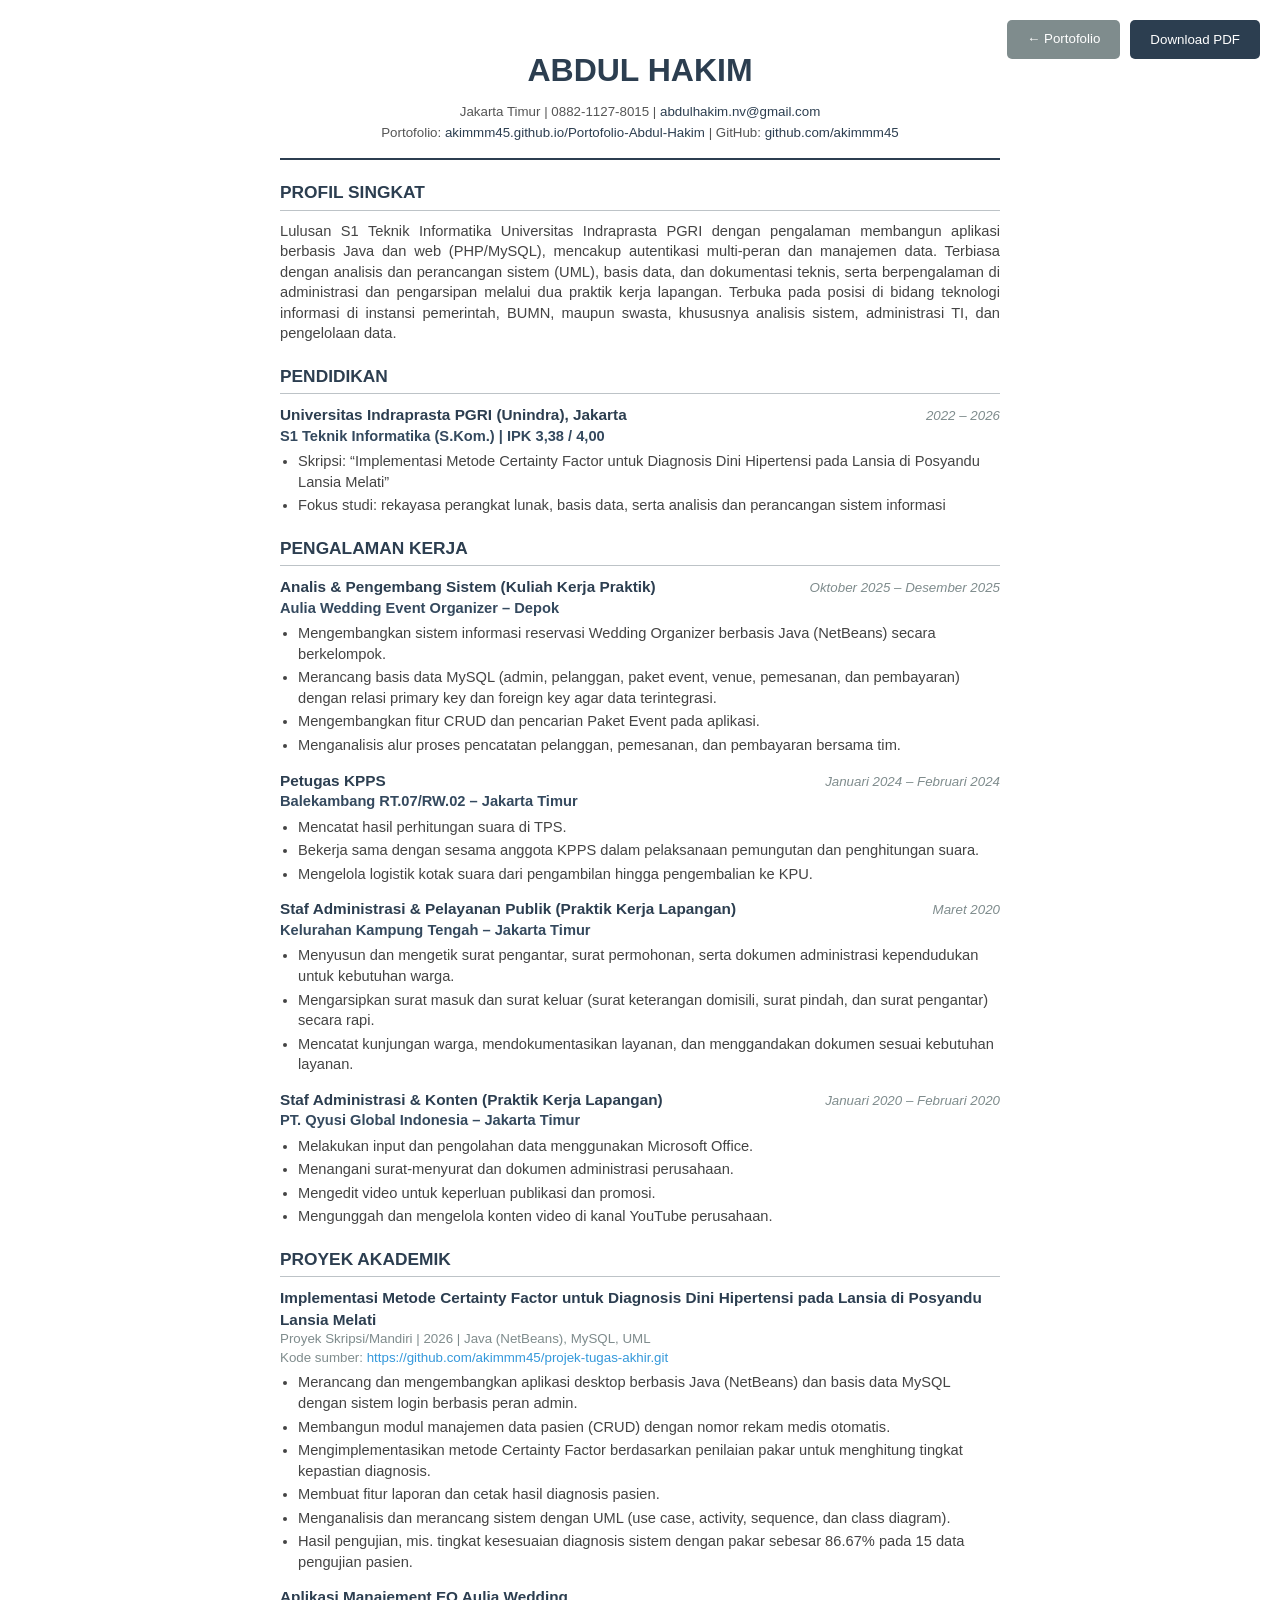
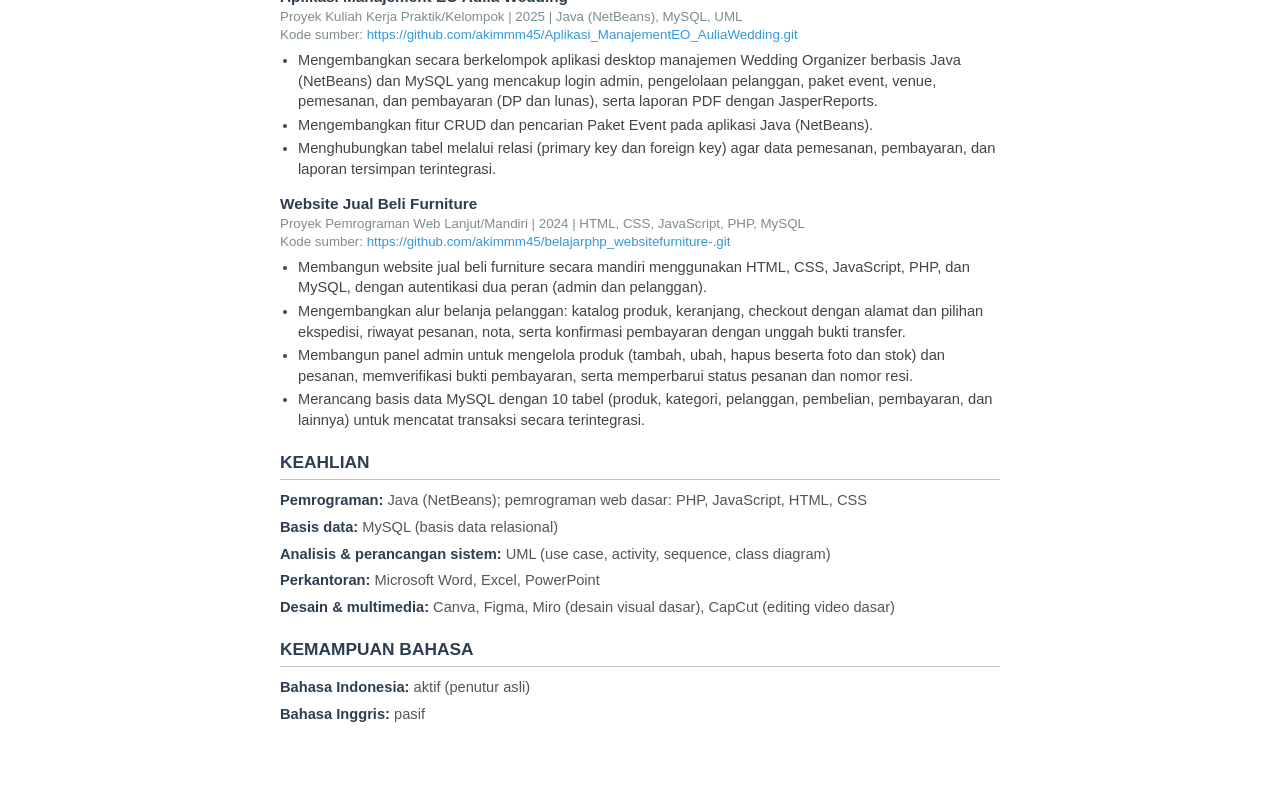
<file: html/main.html>
<!DOCTYPE html>
<html lang="id">
<head>
    <meta charset="UTF-8">
    <meta name="viewport" content="width=device-width, initial-scale=1.0">
    <title>CV Abdul Hakim</title>
    <style>
        * {
            margin: 0;
            padding: 0;
            box-sizing: border-box;
        }

        body {
            font-family: 'Arial', sans-serif;
            line-height: 1.4;
            color: #333;
            background: white;
            font-size: 11pt;
        }

        .container {
            max-width: 8.5in;
            margin: 0 auto;
            padding: 0.5in;
            background: white;
        }

        .header {
            text-align: center;
            margin-bottom: 20px;
            border-bottom: 2px solid #2c3e50;
            padding-bottom: 15px;
        }

        .name {
            font-size: 24pt;
            font-weight: bold;
            color: #2c3e50;
            margin-bottom: 8px;
        }

        .contact-info {
            font-size: 10pt;
            color: #555;
            line-height: 1.6;
        }

        .contact-info a {
            color: #2c3e50;
            text-decoration: none;
        }

        .section {
            margin-bottom: 20px;
        }

        .section-title {
            font-size: 13pt;
            font-weight: bold;
            color: #2c3e50;
            margin-bottom: 10px;
            padding-bottom: 5px;
            border-bottom: 1px solid #bdc3c7;
            text-transform: uppercase;
        }

        .content {
            margin-bottom: 14px;
        }

        .row {
            display: flex;
            justify-content: space-between;
            align-items: baseline;
            gap: 15px;
        }

        .item-title {
            font-weight: bold;
            color: #2c3e50;
            font-size: 11.5pt;
        }

        .item-sub {
            font-weight: bold;
            color: #34495e;
        }

        .date {
            color: #7f8c8d;
            font-style: italic;
            white-space: nowrap;
            font-size: 10pt;
        }

        .meta {
            color: #7f8c8d;
            font-size: 10pt;
            margin-top: 2px;
        }

        ul.points {
            margin-top: 5px;
            padding-left: 18px;
        }

        ul.points li {
            margin-bottom: 3px;
            color: #444;
        }

        .project-meta {
            color: #7f8c8d;
            font-size: 10pt;
        }

        .project-meta a {
            color: #3498db;
            text-decoration: none;
        }

        .skill-row {
            margin-bottom: 6px;
            color: #555;
        }

        .skill-row strong {
            color: #2c3e50;
        }

        .summary {
            text-align: justify;
            color: #444;
        }

        /* Tombol layar (tidak ikut tercetak) */
        .toolbar {
            position: fixed;
            top: 20px;
            right: 20px;
            display: flex;
            gap: 10px;
            z-index: 1000;
        }

        .toolbar a,
        .toolbar button {
            background-color: #2c3e50;
            color: white;
            border: none;
            padding: 10px 20px;
            border-radius: 5px;
            cursor: pointer;
            font-size: 10pt;
            font-family: inherit;
            text-decoration: none;
        }

        .toolbar a.secondary {
            background-color: #7f8c8d;
        }

        .toolbar a:hover,
        .toolbar button:hover {
            opacity: 0.9;
        }

        @media (max-width: 600px) {
            .container {
                padding: 0.3in 0.2in;
                padding-top: 70px;
            }
            .row {
                flex-direction: column;
                gap: 0;
            }
            .toolbar {
                top: 10px;
                right: 10px;
            }
        }

        @page {
            size: A4;
            margin: 10mm 12mm;
        }

        @media print {
            body {
                font-size: 10pt;
                line-height: 1.3;
            }
            .container {
                padding: 0;
                max-width: none;
            }
            .header {
                margin-bottom: 12px;
                padding-bottom: 10px;
            }
            .name {
                font-size: 20pt;
                margin-bottom: 5px;
            }
            .contact-info {
                font-size: 9pt;
                line-height: 1.45;
            }
            .section {
                margin-bottom: 11px;
            }
            .section-title {
                font-size: 11pt;
                margin-bottom: 6px;
                padding-bottom: 3px;
                page-break-after: avoid;
            }
            .content {
                margin-bottom: 8px;
                page-break-inside: avoid;
            }
            .item-title {
                font-size: 10pt;
            }
            .date,
            .meta,
            .project-meta {
                font-size: 9pt;
            }
            ul.points {
                margin-top: 3px;
                padding-left: 16px;
            }
            ul.points li {
                margin-bottom: 1.5px;
            }
            .skill-row {
                margin-bottom: 3px;
            }
            .toolbar {
                display: none !important;
            }
        }
    </style>
</head>
<body>
    <!-- Tombol aksi (disembunyikan saat dicetak) -->
    <div class="toolbar">
        <a href="index.html" class="secondary">&larr; Portofolio</a>
        <button type="button" onclick="window.print()">Download PDF</button>
    </div>

    <div class="container">
        <!-- Header -->
        <div class="header">
            <div class="name">ABDUL HAKIM</div>
            <div class="contact-info">
                Jakarta Timur | 0882-1127-8015 | <a href="mailto:abdulhakim.nv@gmail.com">abdulhakim.nv@gmail.com</a><br>
                Portofolio: <a href="https://akimmm45.github.io/Portofolio-Abdul-Hakim">akimmm45.github.io/Portofolio-Abdul-Hakim</a> |
                GitHub: <a href="https://github.com/akimmm45">github.com/akimmm45</a>
            </div>
        </div>

        <!-- Profil Singkat -->
        <div class="section">
            <div class="section-title">Profil Singkat</div>
            <div class="content summary">
                Lulusan S1 Teknik Informatika Universitas Indraprasta PGRI dengan pengalaman membangun aplikasi berbasis Java dan web (PHP/MySQL), mencakup autentikasi multi-peran dan manajemen data. Terbiasa dengan analisis dan perancangan sistem (UML), basis data, dan dokumentasi teknis, serta berpengalaman di administrasi dan pengarsipan melalui dua praktik kerja lapangan. Terbuka pada posisi di bidang teknologi informasi di instansi pemerintah, BUMN, maupun swasta, khususnya analisis sistem, administrasi TI, dan pengelolaan data.
            </div>
        </div>

        <!-- Pendidikan -->
        <div class="section">
            <div class="section-title">Pendidikan</div>
            <div class="content">
                <div class="row">
                    <div class="item-title">Universitas Indraprasta PGRI (Unindra), Jakarta</div>
                    <div class="date">2022 – 2026</div>
                </div>
                <div class="item-sub">S1 Teknik Informatika (S.Kom.) | IPK 3,38 / 4,00</div>
                <ul class="points">
                    <li>Skripsi: “Implementasi Metode Certainty Factor untuk Diagnosis Dini Hipertensi pada Lansia di Posyandu Lansia Melati”</li>
                    <li>Fokus studi: rekayasa perangkat lunak, basis data, serta analisis dan perancangan sistem informasi</li>
                </ul>
            </div>
        </div>

        <!-- Pengalaman Kerja -->
        <div class="section">
            <div class="section-title">Pengalaman Kerja</div>

            <div class="content">
                <div class="row">
                    <div class="item-title">Analis &amp; Pengembang Sistem (Kuliah Kerja Praktik)</div>
                    <div class="date">Oktober 2025 – Desember 2025</div>
                </div>
                <div class="item-sub">Aulia Wedding Event Organizer – Depok</div>
                <ul class="points">
                    <li>Mengembangkan sistem informasi reservasi Wedding Organizer berbasis Java (NetBeans) secara berkelompok.</li>
                    <li>Merancang basis data MySQL (admin, pelanggan, paket event, venue, pemesanan, dan pembayaran) dengan relasi primary key dan foreign key agar data terintegrasi.</li>
                    <li>Mengembangkan fitur CRUD dan pencarian Paket Event pada aplikasi.</li>
                    <li>Menganalisis alur proses pencatatan pelanggan, pemesanan, dan pembayaran bersama tim.</li>
                </ul>
            </div>

            <div class="content">
                <div class="row">
                    <div class="item-title">Petugas KPPS</div>
                    <div class="date">Januari 2024 – Februari 2024</div>
                </div>
                <div class="item-sub">Balekambang RT.07/RW.02 – Jakarta Timur</div>
                <ul class="points">
                    <li>Mencatat hasil perhitungan suara di TPS.</li>
                    <li>Bekerja sama dengan sesama anggota KPPS dalam pelaksanaan pemungutan dan penghitungan suara.</li>
                    <li>Mengelola logistik kotak suara dari pengambilan hingga pengembalian ke KPU.</li>
                </ul>
            </div>

            <div class="content">
                <div class="row">
                    <div class="item-title">Staf Administrasi &amp; Pelayanan Publik (Praktik Kerja Lapangan)</div>
                    <div class="date">Maret 2020</div>
                </div>
                <div class="item-sub">Kelurahan Kampung Tengah – Jakarta Timur</div>
                <ul class="points">
                    <li>Menyusun dan mengetik surat pengantar, surat permohonan, serta dokumen administrasi kependudukan untuk kebutuhan warga.</li>
                    <li>Mengarsipkan surat masuk dan surat keluar (surat keterangan domisili, surat pindah, dan surat pengantar) secara rapi.</li>
                    <li>Mencatat kunjungan warga, mendokumentasikan layanan, dan menggandakan dokumen sesuai kebutuhan layanan.</li>
                </ul>
            </div>

            <div class="content">
                <div class="row">
                    <div class="item-title">Staf Administrasi &amp; Konten (Praktik Kerja Lapangan)</div>
                    <div class="date">Januari 2020 – Februari 2020</div>
                </div>
                <div class="item-sub">PT. Qyusi Global Indonesia – Jakarta Timur</div>
                <ul class="points">
                    <li>Melakukan input dan pengolahan data menggunakan Microsoft Office.</li>
                    <li>Menangani surat-menyurat dan dokumen administrasi perusahaan.</li>
                    <li>Mengedit video untuk keperluan publikasi dan promosi.</li>
                    <li>Mengunggah dan mengelola konten video di kanal YouTube perusahaan.</li>
                </ul>
            </div>
        </div>

        <!-- Proyek Akademik -->
        <div class="section">
            <div class="section-title">Proyek Akademik</div>

            <div class="content">
                <div class="item-title">Implementasi Metode Certainty Factor untuk Diagnosis Dini Hipertensi pada Lansia di Posyandu Lansia Melati</div>
                <div class="project-meta">Proyek Skripsi/Mandiri | 2026 | Java (NetBeans), MySQL, UML</div>
                <div class="project-meta">Kode sumber: <a href="https://github.com/akimmm45/projek-tugas-akhir.git">https://github.com/akimmm45/projek-tugas-akhir.git</a></div>
                <ul class="points">
                    <li>Merancang dan mengembangkan aplikasi desktop berbasis Java (NetBeans) dan basis data MySQL dengan sistem login berbasis peran admin.</li>
                    <li>Membangun modul manajemen data pasien (CRUD) dengan nomor rekam medis otomatis.</li>
                    <li>Mengimplementasikan metode Certainty Factor berdasarkan penilaian pakar untuk menghitung tingkat kepastian diagnosis.</li>
                    <li>Membuat fitur laporan dan cetak hasil diagnosis pasien.</li>
                    <li>Menganalisis dan merancang sistem dengan UML (use case, activity, sequence, dan class diagram).</li>
                    <li>Hasil pengujian, mis. tingkat kesesuaian diagnosis sistem dengan pakar sebesar 86.67% pada 15 data pengujian pasien.</li>
                </ul>
            </div>

            <div class="content">
                <div class="item-title">Aplikasi Manajement EO Aulia Wedding</div>
                <div class="project-meta">Proyek Kuliah Kerja Praktik/Kelompok | 2025 | Java (NetBeans), MySQL, UML</div>
                <div class="project-meta">Kode sumber: <a href="https://github.com/akimmm45/Aplikasi_ManajementEO_AuliaWedding.git">https://github.com/akimmm45/Aplikasi_ManajementEO_AuliaWedding.git</a></div>
                <ul class="points">
                    <li>Mengembangkan secara berkelompok aplikasi desktop manajemen Wedding Organizer berbasis Java (NetBeans) dan MySQL yang mencakup login admin, pengelolaan pelanggan, paket event, venue, pemesanan, dan pembayaran (DP dan lunas), serta laporan PDF dengan JasperReports.</li>
                    <li>Mengembangkan fitur CRUD dan pencarian Paket Event pada aplikasi Java (NetBeans).</li>
                    <li>Menghubungkan tabel melalui relasi (primary key dan foreign key) agar data pemesanan, pembayaran, dan laporan tersimpan terintegrasi.</li>
                </ul>
            </div>

            <div class="content">
                <div class="item-title">Website Jual Beli Furniture</div>
                <div class="project-meta">Proyek Pemrograman Web Lanjut/Mandiri | 2024 | HTML, CSS, JavaScript, PHP, MySQL</div>
                <div class="project-meta">Kode sumber: <a href="https://github.com/akimmm45/belajarphp_websitefurniture-.git">https://github.com/akimmm45/belajarphp_websitefurniture-.git</a></div>
                <ul class="points">
                    <li>Membangun website jual beli furniture secara mandiri menggunakan HTML, CSS, JavaScript, PHP, dan MySQL, dengan autentikasi dua peran (admin dan pelanggan).</li>
                    <li>Mengembangkan alur belanja pelanggan: katalog produk, keranjang, checkout dengan alamat dan pilihan ekspedisi, riwayat pesanan, nota, serta konfirmasi pembayaran dengan unggah bukti transfer.</li>
                    <li>Membangun panel admin untuk mengelola produk (tambah, ubah, hapus beserta foto dan stok) dan pesanan, memverifikasi bukti pembayaran, serta memperbarui status pesanan dan nomor resi.</li>
                    <li>Merancang basis data MySQL dengan 10 tabel (produk, kategori, pelanggan, pembelian, pembayaran, dan lainnya) untuk mencatat transaksi secara terintegrasi.</li>
                </ul>
            </div>
        </div>

        <!-- Keahlian -->
        <div class="section">
            <div class="section-title">Keahlian</div>
            <div class="content">
                <div class="skill-row"><strong>Pemrograman:</strong> Java (NetBeans); pemrograman web dasar: PHP, JavaScript, HTML, CSS</div>
                <div class="skill-row"><strong>Basis data:</strong> MySQL (basis data relasional)</div>
                <div class="skill-row"><strong>Analisis &amp; perancangan sistem:</strong> UML (use case, activity, sequence, class diagram)</div>
                <div class="skill-row"><strong>Perkantoran:</strong> Microsoft Word, Excel, PowerPoint</div>
                <div class="skill-row"><strong>Desain &amp; multimedia:</strong> Canva, Figma, Miro (desain visual dasar), CapCut (editing video dasar)</div>
            </div>
        </div>

        <!-- Kemampuan Bahasa -->
        <div class="section">
            <div class="section-title">Kemampuan Bahasa</div>
            <div class="content">
                <div class="skill-row"><strong>Bahasa Indonesia:</strong> aktif (penutur asli)</div>
                <div class="skill-row"><strong>Bahasa Inggris:</strong> pasif</div>
            </div>
        </div>
    </div>

    <script>
        // Jika dibuka dari tombol "Download CV" (main.html?download=1),
        // dialog cetak langsung muncul sehingga bisa disimpan sebagai PDF.
        window.addEventListener('load', function () {
            if (new URLSearchParams(window.location.search).get('download') === '1') {
                setTimeout(function () { window.print(); }, 400);
            }
        });
    </script>
</body>
</html>
</file>
<file: style/style.css>
* {
            margin: 0;
            padding: 0;
            box-sizing: border-box;
            font-family: 'Segoe UI', Tahoma, Geneva, Verdana, sans-serif;
        }
        
        :root {
            --dark-bg: #121212;
            --darker-bg: #0a0a0a;
            --card-bg: #1e1e1e;
            --accent: #3a86ff;
            --accent-hover: #2a75e8;
            --text: #f5f5f5;
            --text-secondary: #b0b0b0;
            --transition: all 0.3s ease;
            --border-radius: 8px;
            --box-shadow: 0 4px 20px rgba(0, 0, 0, 0.25);
        }
        
        body {
            background-color: var(--dark-bg);
            color: var(--text);
            line-height: 1.6;
            overflow-x: hidden;
        }
        
        /* Header & Navigasi */
        header {
            position: fixed;
            top: 0;
            width: 100%;
            padding: 20px 5%;
            background-color: rgba(10, 10, 10, 0.95);
            backdrop-filter: blur(10px);
            z-index: 1000;
            display: flex;
            justify-content: space-between;
            align-items: center;
            box-shadow: 0 2px 10px rgba(0, 0, 0, 0.3);
        }
        
        .logo {
            font-size: 1.8rem;
            font-weight: 700;
            color: var(--accent);
            text-decoration: none;
        }
        
        nav ul {
            display: flex;
            list-style: none;
        }
        
        nav ul li {
            margin-left: 30px;
        }
        
        nav ul li a {
            color: var(--text);
            text-decoration: none;
            font-weight: 500;
            font-size: 1.1rem;
            transition: var(--transition);
            position: relative;
        }
        
        nav ul li a:hover {
            color: var(--accent);
        }
        
        nav ul li a::after {
            content: '';
            position: absolute;
            bottom: -5px;
            left: 0;
            width: 0;
            height: 2px;
            background-color: var(--accent);
            transition: var(--transition);
        }
        
        nav ul li a:hover::after {
            width: 100%;
        }
        
        .mobile-menu-btn {
            display: none;
            background: none;
            border: none;
            color: var(--text);
            font-size: 1.5rem;
            cursor: pointer;
        }
        
        /* Hero Section */
        .hero {
            min-height: 100vh;
            display: flex;
            align-items: center;
            padding: 0 5%;
            background: linear-gradient(135deg, var(--darker-bg) 0%, var(--dark-bg) 100%);
            position: relative;
            overflow: hidden;
           
        }
        
        .hero::before {
            content: '';
            position: absolute;
            top: -50%;
            right: -50%;
            width: 600px;
            height: 600px;
            background: radial-gradient(circle, rgba(58, 134, 255, 0.15) 0%, transparent 70%);
            z-index: 0;
        }
        
        .hero-content {
            display: flex;
            align-items: center;
            max-width: 1200px;
            width: 100%;
            margin: 0 auto;
            z-index: 1;
            position: relative;
            margin-top: 6rem;
        }
        
        .hero-text {
            flex: 1;
            
        }

        .hero h1 {
            font-size: 3.5rem;
            margin-bottom: 20px;
            line-height: 1.2;
        }
        
        .hero h1 span {
            color: var(--accent);
        }
        
        .hero p {
            font-size: 1.2rem;
            color: var(--text-secondary);
            margin-bottom: 30px;
            max-width: 500px;
        }
        
        .hero-buttons {
            display: flex;
            gap: 20px;
            flex-wrap: wrap;
            margin-top: 30px;
        }
        
        .btn {
            display: inline-block;
            padding: 12px 30px;
            background-color: var(--accent);
            color: white;
            text-decoration: none;
            border-radius: var(--border-radius);
            font-weight: 600;
            transition: var(--transition);
            border: 2px solid var(--accent);
        }
        
        .btn:hover {
            background-color: var(--accent-hover);
            transform: translateY(-3px);
            box-shadow: 0 5px 15px rgba(58, 134, 255, 0.3);
        }
        
        .btn-outline {
            background-color: transparent;
            color: var(--accent);
            border: 2px solid var(--accent);
        }
        
        .btn-outline:hover {
            background-color: var(--accent);
            color: white;
        }
        
        /* Profile Image Container */
        .profile-image-container {
            display: flex;
            align-items: center;
            justify-content: flex-end; 
            margin-bottom: 30px;
            flex: 1;
        }

        .profile-image {
            width: 350px; 
            height: 350px;
            border-radius: 50%;
            object-fit: cover;
            border: 5px solid var(--accent);
            box-shadow: 0 0 30px rgba(58, 134, 255, 0.4);
            transition: var(--transition);
            overflow: hidden;
            margin-left: auto; 
        }

        .profile-image:hover {
            transform: scale(1.05);
            box-shadow: 0 0 50px rgba(58, 134, 255, 0.6);
        }

        .profile-image img {
            width: 100%;
            height: 100%;
            object-fit: cover;
        }
        
        .work-profile-image {
            width: 350px; 
            height: 350px;
            border-radius: 50%;
            object-fit: cover;
            border: 5px solid var(--accent);
            box-shadow: 0 0 30px rgba(58, 134, 255, 0.4);
            transition: var(--transition);
            overflow: hidden;
            margin-left: auto; 
        }

        .work-profile-image:hover {
            transform: scale(1.05);
            box-shadow: 0 0 50px rgba(58, 134, 255, 0.6);
        }

        .work-profile-image img {
            width: 100%;
            height: 100%;
            object-fit: cover;
        }
        
        /* Mobile-first approach for reordering */
        @media (max-width: 992px) {
            .hero {
                padding: 40px 5%;
            }
            
            .hero-content {
                flex-direction: column;
                text-align: center;
            }
            
            .profile-image {
                width: 280px;
                height: 280px;
                margin: 0 auto 30px; 
            }
            
            .work-profile-image {
                width: 280px;
                height: 280px;
                margin: 0 auto 30px; 
            }
            
            .hero-text {
                order: 1;
            }
            
            .hero h1 {
                font-size: 2.8rem;
            }
            
            .hero p {
                margin: 0 auto 30px auto;
            }
            
            .hero-buttons {
                justify-content: center;
            }
        }
        
        @media (max-width: 768px) {
            .hero {
                padding: 30px 5%;
            }
            
            .hero h1 {
                font-size: 2.2rem;
            }
            
            .hero p {
                font-size: 1.1rem;
            }
            
            .profile-image {
                width: 240px;
                height: 240px;
            }
            
            .work-profile-image {
                width: 240px;
                height: 240px;
            }

            .hero-buttons {
                flex-direction: column;
                align-items: center;
                gap: 15px;
            }
            
            .btn {
                width: 100%;
                max-width: 250px;
                text-align: center;
            }
        }
        
        @media (max-width: 480px) {
            .hero {
                padding: 20px 5%;
            }
            
            .hero h1 {
                font-size: 2rem;
            }
            
            .hero p {
                font-size: 1rem;
            }
            
            .profile-image {
                width: 180px;
                height: 180px;
                margin-bottom: 20px;
            }
            
            .work-profile-image {
                width: 180px;
                height: 180px;
                margin-bottom: 20px;
            }
            
            .btn {
                padding: 10px 20px;
                font-size: 0.9rem;
            }
        }

        /* About Section */
        .section {
            padding: 100px 5%;
        }
        
        .section-title {
            text-align: center;
            margin-bottom: 60px;
            position: relative;
        }
        
        .section-title h2 {
            font-size: 2.5rem;
            display: inline-block;
        }
        
        .section-title h2::after {
            content: '';
            position: absolute;
            bottom: -15px;
            left: 50%;
            transform: translateX(-50%);
            width: 80px;
            height: 4px;
            background-color: var(--accent);
            border-radius: 2px;
        }
        
        .about-content {
            display: grid;
            grid-template-columns: 1fr 1fr;
            gap: 50px;
            align-items: center;
        }
        
        .about-text h3 {
            font-size: 1.8rem;
            margin-bottom: 20px;
        }
        
        .about-text p {
            margin-bottom: 20px;
            color: var(--text-secondary);
        }
        
        .skills {
            display: flex;
            flex-wrap: wrap;
            gap: 15px;
            margin-top: 30px;
        }
        
        .skill-tag {
            background-color: var(--card-bg);
            padding: 8px 15px;
            border-radius: 30px;
            font-size: 0.9rem;
            border: 1px solid rgba(255, 255, 255, 0.1);
        }

        .about-content .about-text {
            order: 1;
        }
        .about-content .about-image {
            order: 2;
        }
        
        .about-image {
            width: 100%;
            height: 400px;
            border-radius: var(--border-radius);
            overflow: hidden;
            box-shadow: var(--box-shadow);
        }

        .about-image img {
            width: 100%;
            height: 100%;
            object-fit: cover;
        }
        
        
        /* Portfolio Section */
        .portfolio {
            background-color: var(--darker-bg);
        }
        
        .portfolio-grid {
            display: grid;
            grid-template-columns: repeat(auto-fill, minmax(350px, 1fr));
            gap: 30px;
        }
        
        .portfolio-item {
            background-color: var(--card-bg);
            border-radius: var(--border-radius);
            overflow: hidden;
            box-shadow: var(--box-shadow);
            transition: var(--transition);
        }
        
        .portfolio-item:hover {
            transform: translateY(-10px);
            box-shadow: 0 15px 30px rgba(0, 0, 0, 0.3);
        }
        
        .portfolio-img {
            height: 250px;
            overflow: hidden;
            display: flex;
            align-items: center;
            justify-content: center;
            position: relative;
        }
        
        .portfolio-img img {
            width: 100%;
            height: 100%;
            object-fit: cover;
            transition: transform 0.5s ease;
        }
        
        .portfolio-item:hover .portfolio-img img {
            transform: scale(1.1);
        }
        
        .portfolio-info {
            padding: 25px;
        }
        
        .portfolio-info h3 {
            font-size: 1.4rem;
            margin-bottom: 10px;
        }
        
        .portfolio-info p {
            color: var(--text-secondary);
            margin-bottom: 20px;
        }
        
        .portfolio-tags {
            display: flex;
            flex-wrap: wrap;
            gap: 10px;
            margin-bottom: 20px;
        }
        
        .portfolio-tag {
            background-color: rgba(58, 134, 255, 0.15);
            color: var(--accent);
            padding: 5px 10px;
            border-radius: 4px;
            font-size: 0.8rem;
        }
        
        /* Education & Experience */
        .timeline-container {
            display: grid;
            grid-template-columns: 1fr 1fr;
            gap: 50px;
        }
        
        .timeline-section {
            background-color: var(--card-bg);
            padding: 30px;
            border-radius: var(--border-radius);
            box-shadow: var(--box-shadow);
        }
        
        .timeline-item {
            margin-bottom: 30px;
            padding-bottom: 20px;
            border-bottom: 1px solid rgba(255, 255, 255, 0.1);
        }
        
        .timeline-item:last-child {
            border-bottom: none;
            margin-bottom: 0;
            padding-bottom: 0;
        }
        
        .timeline-item h3 {
            color: var(--accent);
            margin-bottom: 10px;
        }
        
        .timeline-item .date {
            color: var(--text-secondary);
            font-size: 0.9rem;
            margin-bottom: 10px;
        }
        
        .timeline-item p {
            color: var(--text-secondary);
            margin-bottom: 10px;
        }
        
        /* Skills Section */
        .skills-container {
            display: grid;
            grid-template-columns: 1fr 1fr;
            gap: 30px;
        }
        
        .skills-card {
            background-color: var(--card-bg);
            padding: 30px;
            border-radius: var(--border-radius);
            box-shadow: var(--box-shadow);
        }
        
        .skills-card h3 {
            margin-bottom: 20px;
            color: var(--accent);
            font-size: 1.5rem;
            text-align: center;
        }
        
        .skills-list {
            list-style-type: none;
        }
        
        .skills-list li {
            margin-bottom: 15px;
            padding: 10px;
            background-color: rgba(255, 255, 255, 0.05);
            border-radius: 4px;
            display: flex;
            align-items: center;
        }
        
        .skills-list li i {
            color: var(--accent);
            margin-right: 10px;
            font-size: 1.2rem;
        }
        
        /* Vision & Mission */
        .vision-mission {
            background-color: var(--darker-bg); 
            padding: 60px 5%;
            border-radius: var(--border-radius);
        }
        
        .vm-container {
            display: grid;
            grid-template-columns: 1fr 1fr;
            gap: 50px;
        }
        
        .vm-card {
            background-color: var(--card-bg);
            padding: 30px;
            border-radius: var(--border-radius);
            box-shadow: var(--box-shadow);
        }
        
        .vm-card h3 {
            color: var(--accent);
            margin-bottom: 20px;
            font-size: 1.8rem;
        }
        
        .vm-card ul {
            list-style-type: none;
            padding-left: 20px;
        }
        
        .vm-card ul li {
            margin-bottom: 15px;
            position: relative;
            padding-left: 30px;
        }
        
        .vm-card ul li:before {
            content: "•";
            color: var(--accent);
            font-size: 1.5rem;
            position: absolute;
            left: 0;
            top: -5px;
        }
        
        /* Contact Section */
        .contact-container {
            display: grid;
            grid-template-columns: 1fr 1fr;
            gap: 50px;
        }
        
        .contact-info {
            display: flex;
            flex-direction: column;
            gap: 30px;
        }
        
        .contact-item {
            display: flex;
            align-items: flex-start;
            gap: 20px;
        }
        
        .contact-icon {
            width: 50px;
            height: 50px;
            background-color: var(--accent);
            border-radius: 50%;
            display: flex;
            align-items: center;
            justify-content: center;
            font-size: 1.2rem;
        }
        
        .contact-text h4 {
            font-size: 1.2rem;
            margin-bottom: 5px;
        }
        
        .contact-text a {
            color: var(--text);
            text-decoration: none;
            transition: var(--transition);
        }
        
        .contact-text a:hover {
            color: var(--accent);
        }
        
        .contact-form {
            background-color: var(--card-bg);
            padding: 40px;
            border-radius: var(--border-radius);
            box-shadow: var(--box-shadow);
        }
        
        .form-group {
            margin-bottom: 25px;
        }
        
        .form-group label {
            display: block;
            margin-bottom: 8px;
            font-weight: 500;
        }
        
        .form-group input,
        .form-group textarea {
            width: 100%;
            padding: 12px 15px;
            background-color: rgba(255, 255, 255, 0.05);
            border: 1px solid rgba(255, 255, 255, 0.1);
            border-radius: var(--border-radius);
            color: var(--text);
            font-size: 1rem;
        }
        
        .form-group textarea {
            min-height: 150px;
            resize: vertical;
        }
        
        .form-group input:focus,
        .form-group textarea:focus {
            outline: none;
            border-color: var(--accent);
        }
        
        /* Footer */
        footer {
            background-color: var(--darker-bg);
            padding: 40px 5%;
            text-align: center;
            border-top: 1px solid rgba(255, 255, 255, 0.05);
        }
        
        .social-links {
            display: flex;
            justify-content: center;
            gap: 25px;
            margin-bottom: 30px;
        }
        
        .social-links a {
            display: flex;
            align-items: center;
            justify-content: center;
            width: 50px;
            height: 50px;
            background-color: var(--card-bg);
            border-radius: 50%;
            color: var(--text);
            font-size: 1.3rem;
            transition: var(--transition);
        }
        
        .social-links a:hover {
            background-color: var(--accent);
            transform: translateY(-5px);
        }
        
        .copyright {
            color: var(--text-secondary);
            font-size: 0.9rem;
        }
        
        /* Responsif */
        @media (max-width: 992px) {
            .about-content,
            .contact-container,
            .timeline-container,
            .skills-container,
            .vm-container {
                grid-template-columns: 1fr;
            }
            
            .hero h1 {
                font-size: 2.8rem;
            }
          
            .about-content .about-text {
                order: 2;
            }
            .about-content .about-image {
                order: 1;
            }
        }
          
        
        /* Social Media Section */
        .social-section {
            background-color: var(--darker-bg); 
            padding: 100px 5%;
        }
        
        .social-container {
            max-width: 1000px;
            width: 100%;
            background-color: var(--card-bg);
            border-radius: var(--border-radius);
            box-shadow: var(--box-shadow);
            padding: 60px 40px;
            margin: 0 auto;
            text-align: center;
            position: relative;
        }
        
        .social-header {
            margin-bottom: 60px;
            position: relative;
        }
        
        .social-header h1 {
            font-size: 2.8rem;
            margin-bottom: 15px;
            color: var(--text);
        }
        
        .social-header p {
            font-size: 1.2rem;
            color: var(--text-secondary);
            max-width: 600px;
            margin: 0 auto;
        }
        
        .social-header h1::after {
            content: '';
            position: absolute;
            bottom: -15px;
            left: 50%;
            transform: translateX(-50%);
            width: 100px;
            height: 4px;
            background-color: var(--accent);
            border-radius: 2px;
        }
        
        .social-grid {
            display: grid;
            grid-template-columns: repeat(auto-fit, minmax(250px, 1fr));
            gap: 30px;
        }
        
        .social-card {
            background-color: var(--darker-bg);
            border-radius: var(--border-radius);
            padding: 30px 20px;
            transition: var(--transition);
            box-shadow: 0 4px 15px rgba(0, 0, 0, 0.2);
            position: relative;
            overflow: hidden;
            text-align: center;
        }
        
        .social-card:hover {
            transform: translateY(-10px);
            box-shadow: 0 15px 30px rgba(58, 134, 255, 0.2);
        }
        
        .social-card::before {
            content: '';
            position: absolute;
            top: 0;
            left: 0;
            width: 100%;
            height: 5px;
            background: linear-gradient(90deg, var(--accent), #ff006e, #8338ec);
        }
        
        .social-icon {
            width: 80px;
            height: 80px;
            border-radius: 50%;
            display: flex;
            align-items: center;
            justify-content: center;
            margin: 0 auto 20px;
            font-size: 2.5rem;
            background: rgba(255, 255, 255, 0.05);
            transition: var(--transition);
        }
        
        .social-card:hover .social-icon {
            background: var(--accent);
            transform: scale(1.1);
        }
        
        .instagram .social-icon { color: #e1306c; }
        .facebook .social-icon { color: #3b5998; }
        .twitter .social-icon { color: #1da1f2; }
        .tiktok .social-icon { color: #69c9d0; }
        
        .social-card:hover .instagram .social-icon { background: #e1306c; color: white; }
        .social-card:hover .facebook .social-icon { background: #3b5998; color: white; }
        .social-card:hover .twitter .social-icon { background: #1da1f2; color: white; }
        .social-card:hover .tiktok .social-icon { background: #69c9d0; color: white; }
        
        .social-info h3 {
            font-size: 1.5rem;
            margin-bottom: 15px;
        }
        
        .social-info p {
            font-size: 1.1rem;
            color: var(--text-secondary);
            background: rgba(255, 255, 255, 0.05);
            padding: 8px 15px;
            border-radius: 30px;
            display: inline-block;
            transition: var(--transition);
        }
        
        .social-card:hover .social-info p {
            color: var(--text);
            background: var(--accent);
        }
        
        /* Let's Work Together Section */
        .work-section {
            min-height: 100vh;
            display: flex;
            align-items: center;
            padding: 0 5%;
            background: linear-gradient(135deg, var(--darker-bg) 0%, var(--dark-bg) 100%);
            position: relative;
            overflow: hidden;
        }
        
        .work-container {
            max-width: 1200px;
            width: 100%;
            display: grid;
            grid-template-columns: 1fr 1fr;
            gap: 50px;
            border-radius: var(--border-radius);
            padding: 60px;
            position: relative;
            overflow: hidden;
            margin: 0 auto;
            align-items: center; 
        }
        
        .work-container::before {
          content: '';
            position: absolute;
            top: -50%;
            right: -50%;
            width: 600px;
            height: 600px;
            background: radial-gradient(circle, rgba(58, 134, 255, 0.15) 0%, transparent 70%);
            z-index: 0;
        }
        
        .work-content {
            position: relative;
            z-index: 1;
        }
        
        .work-header {
            margin-bottom: 40px;
        }
        
        .work-header h1 {
            font-size: 3.2rem;
            margin-bottom: 20px;
            line-height: 1.2;
        }
        
        .work-header h1 span {
            color: var(--accent);
        }
        
        .work-header p {
            font-size: 1.2rem;
            color: var(--text-secondary);
            max-width: 500px;
        }
        
        .work-info {
            display: flex;
            flex-direction: column;
            gap: 30px;
            margin-top: 40px;
        }
        
        .work-item {
            display: flex;
            align-items: flex-start;
            gap: 20px;
        }
        
        .work-icon {
            width: 50px;
            height: 50px;
            background-color: var(--accent);
            border-radius: 50%;
            display: flex;
            align-items: center;
            justify-content: center;
            font-size: 1.2rem;
            flex-shrink: 0;
        }
        
        .work-text h4 {
            font-size: 1.2rem;
            margin-bottom: 5px;
            color: var(--text-secondary);
        }
        
        .work-text p, 
        .work-text a {
            font-size: 1.1rem;
            color: var(--text);
            text-decoration: none;
            transition: var(--transition);
        }
        
        .work-text a:hover {
            color: var(--accent);
        }
        
        .work-profile {
            display: flex;
            flex-direction: column;
            align-items: center;
            justify-content: center;
            position: relative;
            z-index: 1;
            padding-top: 0; 
        }

        /* Mobile-first approach for reordering */
        @media (max-width: 992px) {
            .work-container {
                grid-template-columns: 1fr;
                text-align: center;
                padding: 40px 20px;
            }
            
            /* Move profile section to the top on mobile */
            .work-profile {
                order: -1;
                margin-bottom: 40px;
            }
            
            .work-content {
                order: 1;
            }
            
            .work-header h1 {
                font-size: 2.8rem;
            }
            
            .work-header p {
                margin: 0 auto;
            }
            
            .work-info {
                align-items: center;
            }
            
            .work-item {
                flex-direction: column;
                align-items: center;
                text-align: center;
            }
        }
        
        @media (max-width: 768px) {
            .social-container {
                padding: 40px 20px;
            }
            
            .social-header h1 {
                font-size: 2.2rem;
            }
            
            .social-grid {
                grid-template-columns: 1fr;
            }
            
            .work-header h1 {
                font-size: 2.2rem;
            }
            
            .work-container {
                padding: 40px 20px;
            }
        }
        
        @media (max-width: 768px) {
            .mobile-menu-btn {
                display: block;
            }
            
            nav ul {
                position: fixed;
                top: 80px;
                left: -100%;
                width: 100%;
                height: calc(100vh - 80px);
                background-color: var(--darker-bg);
                flex-direction: column;
                align-items: center;
                padding-top: 50px;
                transition: var(--transition);
            }
            
            nav ul.active {
                left: 0;
            }
            
            nav ul li {
                margin: 20px 0;
            }
            
            .portfolio-grid {
                grid-template-columns: 1fr;
            }
            
            .hero h1 {
                font-size: 2.3rem;
            }
            
            .hero p {
                font-size: 1rem;
            }
        }
        
        /* Animasi */
        @keyframes fadeIn {
            from {
                opacity: 0;
                transform: translateY(20px);
            }
            to {
                opacity: 1;
                transform: translateY(0);
            }
        }
        
        .fade-in {
            animation: fadeIn 0.8s ease both;
        }
        
        .delay-1 {
            animation-delay: 0.2s;
        }
        
        .delay-2 {
            animation-delay: 0.4s;
        }
        
        .delay-3 {
            animation-delay: 0.6s;
        }
        
        /* Scrollbar */
        ::-webkit-scrollbar {
            width: 10px;
        }
        
        ::-webkit-scrollbar-track {
            background: var(--darker-bg);
        }
        
        ::-webkit-scrollbar-thumb {
            background: var(--accent);
            border-radius: 5px;
        }
        
        ::-webkit-scrollbar-thumb:hover {
            background: var(--accent-hover);
        }

        /* ===== Penyesuaian tata letak ===== */

        section[id] {
            scroll-margin-top: 80px;
        }

        /* Label jabatan di hero */
        .hero-role {
            display: block;
            color: var(--accent);
            font-weight: 600;
            letter-spacing: 1px;
            text-transform: uppercase;
            font-size: 0.95rem;
            margin-bottom: 12px;
        }

        /* Pendidikan: satu kartu di tengah */
        .timeline-container.single {
            grid-template-columns: 1fr;
            max-width: 800px;
            margin: 0 auto;
        }

        /* Pengalaman & pendidikan: nama instansi dan poin */
        .timeline-item .org {
            color: var(--text);
            font-weight: 600;
            margin-bottom: 4px;
        }

        .timeline-item .date {
            margin-bottom: 12px;
        }

        .timeline-item ul {
            padding-left: 20px;
            margin-top: 10px;
            color: var(--text-secondary);
        }

        .timeline-item ul li {
            margin-bottom: 6px;
        }

        /* Judul kelompok di portofolio */
        .portfolio-group-title {
            font-size: 1.5rem;
            color: var(--text);
            margin: 0 0 25px;
            padding-left: 15px;
            border-left: 4px solid var(--accent);
        }

        .portfolio-group-title:not(:first-of-type) {
            margin-top: 60px;
        }

        .portfolio-info h3 {
            line-height: 1.3;
        }

        /* Hard skills & soft skills */
        .skills-list li strong {
            color: var(--text);
        }

        .skills-list li span {
            color: var(--text-secondary);
        }

        /* Kartu sosial media berupa tautan */
        a.social-card {
            display: block;
            text-decoration: none;
            color: inherit;
        }

        .social-card.github:hover .social-icon {
            background: #333;
            color: white;
        }

        .work-text a {
            word-break: break-word;
        }

        @media (max-width: 768px) {
            .section {
                padding: 70px 5%;
            }

            .section-title h2 {
                font-size: 2rem;
            }

            .portfolio-grid {
                grid-template-columns: 1fr;
            }
        }

        /* Grup dengan 4 kartu: tampil 2 x 2 */
        .portfolio-grid.cols-2 {
            grid-template-columns: repeat(2, 1fr);
        }

        @media (max-width: 768px) {
            .portfolio-grid.cols-2 {
                grid-template-columns: 1fr;
            }
        }

        .portfolio-grid.cols-2 .portfolio-img {
            height: auto;
            aspect-ratio: 3 / 2;
        }

        section[id] {
            scroll-margin-top: 0;
        }

        .section {
            min-height: 100vh;
            display: flex;
            flex-direction: column;
            justify-content: center;
        }

        @media (max-width: 768px) {
             .mobile-menu-btn {
                display: block;
                margin-left: auto; 
            }
            .section {
                padding: 100px 5% 70px;
            }
        }
</file>
